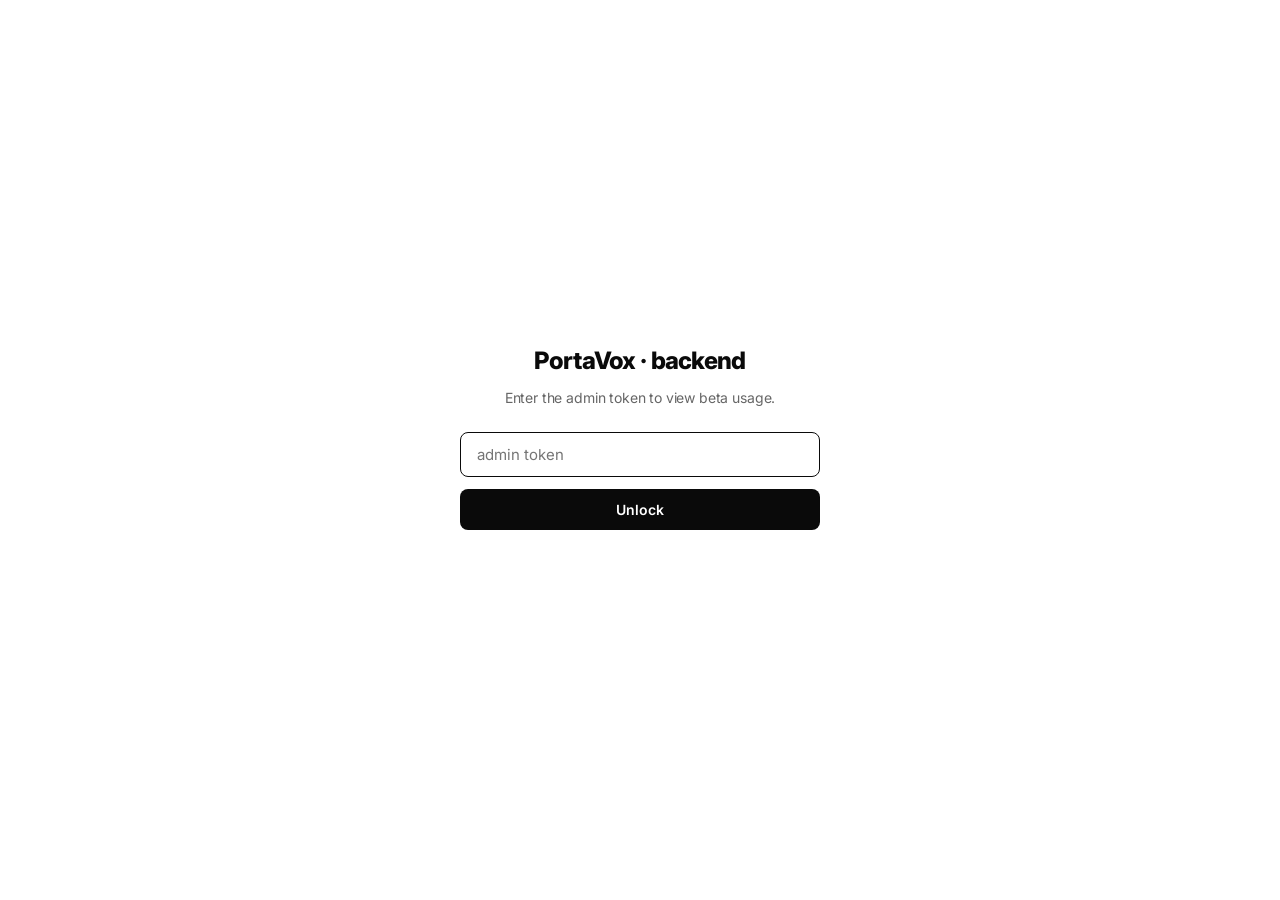
<file: backend/index.html>
<!doctype html>
<html lang="en">
<head>
  <meta charset="utf-8">
  <meta name="viewport" content="width=device-width,initial-scale=1">
  <meta name="robots" content="noindex,nofollow">
  <title>PortaVox · backend</title>
  <link rel="icon" href="data:image/svg+xml,%3Csvg xmlns='http://www.w3.org/2000/svg' viewBox='0 0 100 100'%3E%3Ctext x='50%25' y='54%25' dominant-baseline='middle' text-anchor='middle' font-size='80' font-family='-apple-system,sans-serif' font-weight='900' fill='black'%3EP%3C/text%3E%3C/svg%3E">
  <link rel="preconnect" href="https://fonts.googleapis.com">
  <link rel="preconnect" href="https://fonts.gstatic.com" crossorigin>
  <link href="https://fonts.googleapis.com/css2?family=Inter:wght@400;500;600;700;800&display=swap" rel="stylesheet">
  <style>
    :root {
      --bg: #ffffff;
      --fg: #0a0a0a;
      --fg-muted: #666;
      --border: #e8e8e8;
      --soft: #f6f6f6;
      --accent: #0a0a0a;
      --good: #16a34a;
      --warn: #d97706;
      --bad: #dc2626;
    }
    * { box-sizing: border-box; }
    html, body { margin: 0; padding: 0; }
    /* Force the HTML hidden attribute to win over .gate { display: flex }
       and any other display rules — same specificity tie otherwise. */
    [hidden] { display: none !important; }
    body {
      font-family: 'Inter', -apple-system, BlinkMacSystemFont, sans-serif;
      background: var(--bg);
      color: var(--fg);
      -webkit-font-smoothing: antialiased;
      letter-spacing: -0.01em;
      line-height: 1.5;
    }

    /* ── Password gate ─────────────────────────── */
    .gate {
      min-height: 100vh;
      display: flex;
      align-items: center;
      justify-content: center;
      padding: 24px;
    }
    .gate-card {
      max-width: 360px;
      width: 100%;
      text-align: center;
    }
    .gate-card h1 {
      font-size: 1.5rem;
      font-weight: 800;
      letter-spacing: -0.03em;
      margin: 0 0 8px;
    }
    .gate-card p {
      color: var(--fg-muted);
      font-size: 14px;
      margin: 0 0 24px;
    }
    .gate-input {
      width: 100%;
      padding: 12px 16px;
      border: 1px solid var(--border);
      border-radius: 8px;
      font-family: inherit;
      font-size: 15px;
      outline: none;
      transition: border 0.15s;
    }
    .gate-input:focus { border-color: var(--fg); }
    .gate-btn {
      width: 100%;
      margin-top: 12px;
      padding: 12px 16px;
      background: var(--fg);
      color: white;
      border: 0;
      border-radius: 8px;
      font-family: inherit;
      font-size: 14px;
      font-weight: 600;
      cursor: pointer;
    }
    .gate-error {
      color: var(--bad);
      font-size: 13px;
      margin-top: 12px;
      min-height: 1.2em;
    }
    .gate-debug {
      margin-top: 16px;
      padding: 10px 12px;
      background: var(--soft);
      border: 1px solid var(--border);
      border-radius: 6px;
      font-family: ui-monospace, SFMono-Regular, Menlo, monospace;
      font-size: 11px;
      color: #333;
      text-align: left;
      white-space: pre-wrap;
      word-break: break-all;
      max-height: 280px;
      overflow-y: auto;
    }
    .gate-debug:empty { display: none; }

    /* ── Dashboard ─────────────────────────────── */
    .dash {
      max-width: 1100px;
      margin: 0 auto;
      padding: 32px 24px 64px;
    }
    .dash-header {
      display: flex;
      justify-content: space-between;
      align-items: baseline;
      margin-bottom: 32px;
      flex-wrap: wrap;
      gap: 12px;
    }
    .dash-title {
      font-size: 22px;
      font-weight: 800;
      letter-spacing: -0.02em;
    }
    .dash-title .sub {
      color: var(--fg-muted);
      font-weight: 500;
    }
    .dash-meta {
      font-size: 12px;
      color: var(--fg-muted);
      display: flex;
      gap: 16px;
      align-items: center;
    }
    .refresh-btn {
      background: transparent;
      border: 1px solid var(--border);
      border-radius: 999px;
      padding: 6px 14px;
      font-family: inherit;
      font-size: 12px;
      font-weight: 600;
      cursor: pointer;
      color: inherit;
    }
    .refresh-btn:hover { background: var(--soft); }

    .section-title {
      font-size: 11px;
      text-transform: uppercase;
      letter-spacing: 0.08em;
      color: var(--fg-muted);
      font-weight: 700;
      margin: 32px 0 12px;
    }

    /* Funnel */
    .funnel {
      display: grid;
      grid-template-columns: repeat(auto-fit, minmax(160px, 1fr));
      gap: 12px;
    }
    .funnel-card {
      border: 1px solid var(--border);
      border-radius: 12px;
      padding: 16px 18px;
    }
    .funnel-card .label {
      font-size: 12px;
      color: var(--fg-muted);
      font-weight: 500;
    }
    .funnel-card .value {
      font-size: 28px;
      font-weight: 800;
      letter-spacing: -0.02em;
      margin-top: 4px;
    }
    .funnel-card .pct {
      font-size: 12px;
      color: var(--fg-muted);
      margin-top: 2px;
    }

    /* Daily chart row */
    .chart-row {
      display: grid;
      grid-template-columns: repeat(auto-fit, minmax(280px, 1fr));
      gap: 12px;
    }
    .chart-card {
      border: 1px solid var(--border);
      border-radius: 12px;
      padding: 16px 18px;
    }
    .chart-card .title {
      font-size: 13px;
      font-weight: 600;
      margin-bottom: 4px;
    }
    .chart-card .summary {
      font-size: 12px;
      color: var(--fg-muted);
      margin-bottom: 12px;
    }
    .chart-card svg {
      display: block;
      width: 100%;
      height: 80px;
    }

    /* Latency widget */
    .lat {
      border: 1px solid var(--border);
      border-radius: 12px;
      padding: 16px 18px;
    }
    .lat .row {
      display: flex;
      gap: 32px;
      align-items: baseline;
    }
    .lat .v {
      font-size: 28px;
      font-weight: 800;
      letter-spacing: -0.02em;
    }
    .lat .k {
      font-size: 12px;
      color: var(--fg-muted);
    }

    /* User table */
    table {
      width: 100%;
      border-collapse: collapse;
      font-size: 13px;
    }
    th, td {
      text-align: left;
      padding: 10px 8px;
      border-bottom: 1px solid var(--border);
    }
    th {
      font-weight: 600;
      color: var(--fg-muted);
      font-size: 11px;
      text-transform: uppercase;
      letter-spacing: 0.05em;
    }
    td.num { text-align: right; font-variant-numeric: tabular-nums; }
    th.num { text-align: right; }
    td.muted { color: var(--fg-muted); }
    .pill {
      display: inline-block;
      padding: 2px 8px;
      border-radius: 999px;
      font-size: 11px;
      font-weight: 600;
    }
    .pill.good { background: #dcfce7; color: var(--good); }
    .pill.warn { background: #fef3c7; color: var(--warn); }
    .pill.cold { background: var(--soft); color: var(--fg-muted); }

    .empty {
      color: var(--fg-muted);
      font-size: 14px;
      padding: 24px 0;
      text-align: center;
    }

    /* Loading state */
    .loading {
      color: var(--fg-muted);
      font-size: 14px;
      padding: 64px 0;
      text-align: center;
    }

    /* ── User detail view ───────────────────────────── */
    .back-link {
      display: inline-flex;
      align-items: center;
      gap: 4px;
      font-size: 13px;
      color: var(--fg-muted);
      text-decoration: none;
      margin-bottom: 16px;
    }
    .back-link:hover { color: var(--fg); }
    .user-header {
      border-bottom: 1px solid var(--border);
      padding-bottom: 24px;
      margin-bottom: 24px;
    }
    .user-header h1 {
      font-size: 24px;
      font-weight: 800;
      letter-spacing: -0.02em;
      margin: 0 0 6px;
    }
    .user-header .meta-row {
      display: flex;
      gap: 16px;
      flex-wrap: wrap;
      color: var(--fg-muted);
      font-size: 13px;
    }
    .stat-grid {
      display: grid;
      grid-template-columns: repeat(auto-fit, minmax(160px, 1fr));
      gap: 12px;
      margin-bottom: 32px;
    }
    .stat-card {
      border: 1px solid var(--border);
      border-radius: 12px;
      padding: 16px 18px;
    }
    .stat-card .label {
      font-size: 11px;
      text-transform: uppercase;
      letter-spacing: 0.08em;
      color: var(--fg-muted);
      font-weight: 700;
    }
    .stat-card .value {
      font-size: 24px;
      font-weight: 800;
      letter-spacing: -0.02em;
      margin-top: 4px;
      font-variant-numeric: tabular-nums;
    }
    .stat-card .sub {
      font-size: 12px;
      color: var(--fg-muted);
      margin-top: 2px;
    }
    .bar-chart-card {
      border: 1px solid var(--border);
      border-radius: 12px;
      padding: 16px 18px;
      margin-bottom: 12px;
    }
    .bar-chart-card .title {
      font-size: 13px;
      font-weight: 600;
      margin-bottom: 2px;
    }
    .bar-chart-card .summary {
      font-size: 12px;
      color: var(--fg-muted);
      margin-bottom: 12px;
    }
    .bar-chart-card svg {
      display: block;
      width: 100%;
      height: 120px;
    }
    .bar-chart-card .x-axis {
      display: flex;
      justify-content: space-between;
      font-size: 10px;
      color: var(--fg-muted);
      margin-top: 4px;
      font-variant-numeric: tabular-nums;
    }
    /* Clickable email in user table */
    .user-link {
      color: inherit;
      text-decoration: none;
      border-bottom: 1px dotted var(--border);
    }
    .user-link:hover { border-bottom-color: var(--fg); }

    @media (max-width: 600px) {
      .dash { padding: 20px 16px 48px; }
    }
  </style>
</head>
<body>
  <!-- Password gate -->
  <div id="gate" class="gate">
    <form class="gate-card" id="gate-form">
      <h1>PortaVox · backend</h1>
      <p>Enter the admin token to view beta usage.</p>
      <input
        type="password"
        class="gate-input"
        id="gate-input"
        placeholder="admin token"
        autocomplete="current-password"
        autofocus
        required
      >
      <button type="submit" class="gate-btn" id="gate-btn">Unlock</button>
      <div class="gate-error" id="gate-error"></div>
      <div class="gate-debug" id="gate-debug"></div>
    </form>
  </div>

  <!-- Dashboard -->
  <div id="dash" class="dash" hidden>
    <div class="dash-header">
      <div class="dash-title">PortaVox · <span class="sub">beta backend</span></div>
      <div class="dash-meta">
        <span id="dash-generated"></span>
        <button class="refresh-btn" id="refresh-btn">Refresh</button>
      </div>
    </div>

    <div id="dash-body">
      <div class="loading">Loading…</div>
    </div>
  </div>

  <script>
    const ENDPOINT = "https://sqcyyrmfvvfzsahnplbv.supabase.co/functions/v1/beta-stats";
    const STORAGE_KEY = "portavox.backend.token";

    const gateEl   = document.getElementById("gate");
    const gateForm = document.getElementById("gate-form");
    const gateInp  = document.getElementById("gate-input");
    const gateErr  = document.getElementById("gate-error");
    const gateDbg  = document.getElementById("gate-debug");
    const gateBtn  = document.getElementById("gate-btn");
    const dashEl   = document.getElementById("dash");
    const dashBody = document.getElementById("dash-body");
    const dashGen  = document.getElementById("dash-generated");

    function dbg(msg) {
      const t = new Date().toLocaleTimeString();
      gateDbg.textContent += `[${t}] ${msg}\n`;
      gateDbg.scrollTop = gateDbg.scrollHeight;
      try { console.log("[backend]", msg); } catch (_) {}
    }
    function dbgClear() { gateDbg.textContent = ""; }

    // Surface ANY uncaught error directly in the UI so we don't
    // need DevTools to know something went wrong.
    window.addEventListener("error", (e) => {
      dbg("window error: " + (e.message || e.error || "(unknown)"));
    });
    window.addEventListener("unhandledrejection", (e) => {
      dbg("unhandled promise: " + (e.reason?.message || e.reason || "(unknown)"));
    });

    async function fetchStats(token, userId) {
      const url = userId
        ? `${ENDPOINT}?user=${encodeURIComponent(userId)}`
        : ENDPOINT;
      dbg(`GET → ${url}`);
      dbg(`token length=${token.length}, first=${JSON.stringify(token.slice(0,2))}, last=${JSON.stringify(token.slice(-2))}`);
      let resp;
      try {
        resp = await fetch(url, {
          method: "GET",
          headers: { "x-beta-stats-token": token },
        });
      } catch (netErr) {
        dbg("fetch threw: " + netErr.message);
        throw new Error("Network error: " + netErr.message);
      }
      dbg(`response status=${resp.status}`);
      let bodyText = "";
      try { bodyText = await resp.clone().text(); } catch (_) {}
      dbg(`response body=${bodyText.slice(0, 200)}`);
      if (resp.status === 401) throw new Error("Invalid token (401).");
      if (!resp.ok) throw new Error("Server error (" + resp.status + ").");
      return resp.json();
    }

    function fmtDate(s) {
      if (!s) return "—";
      const d = new Date(s);
      return d.toLocaleDateString("en-CA"); // YYYY-MM-DD
    }
    function fmtDateTime(s) {
      if (!s) return "—";
      return new Date(s).toLocaleString();
    }
    function pct(n, d) {
      if (!d) return "—";
      return Math.round((n / d) * 100) + "%";
    }
    function fmtCost(micros) {
      const usd = (Number(micros) || 0) / 1_000_000;
      // < $0.01 still meaningful — show 4 decimals; otherwise 2.
      if (usd === 0) return "$0";
      if (usd < 0.01) return "$" + usd.toFixed(4);
      if (usd < 1)    return "$" + usd.toFixed(3);
      return "$" + usd.toFixed(2);
    }
    function fmtTokens(n) {
      n = Number(n) || 0;
      if (n < 1000)      return String(n);
      if (n < 1_000_000) return (n / 1000).toFixed(n < 10_000 ? 1 : 0) + "K";
      return (n / 1_000_000).toFixed(2) + "M";
    }
    // Fill in zero rows for any of the last 30 days that aren't in `rows`.
    // Returns an array of length 30, oldest first. Each entry is the
    // original row for that date or a zeroed placeholder.
    function zeroFillLast30(rows) {
      const byDate = new Map(rows.map(r => [r.date, r]));
      const out = [];
      const today = new Date();
      today.setUTCHours(0, 0, 0, 0);
      for (let i = 29; i >= 0; i--) {
        const d = new Date(today);
        d.setUTCDate(d.getUTCDate() - i);
        const iso = d.toISOString().slice(0, 10);
        out.push(byDate.get(iso) ?? {
          date: iso,
          sessions: 0, ai_calls: 0, pastes: 0,
          tokens_in_sum: 0, tokens_out_sum: 0, cost_micros_sum: 0,
          avg_latency_ms: null,
        });
      }
      return out;
    }

    function renderFunnel(f) {
      const cards = [
        { label: "signups",         value: f.signups,        of: null },
        { label: "first AI call",   value: f.first_ai_call,  of: f.signups },
        { label: "first paste",     value: f.first_paste,    of: f.signups },
        { label: "E2EE activated",  value: f.e2ee_activated, of: f.signups },
      ];
      return `
        <div class="section-title">Funnel</div>
        <div class="funnel">
          ${cards.map(c => `
            <div class="funnel-card">
              <div class="label">${c.label}</div>
              <div class="value">${c.value}</div>
              ${c.of !== null ? `<div class="pct">${pct(c.value, c.of)} of signups</div>` : ""}
            </div>
          `).join("")}
        </div>
      `;
    }

    // Vertical bar chart, sized to fill its parent. Each bar is one
    // day (left = oldest). `values` is numeric, `labels` is per-bar
    // tooltip text (passed via <title>). `color` is the fill.
    function barChart(values, labels, color) {
      const w = 100;
      const h = 100;
      if (!values.length) {
        return `<svg viewBox="0 0 ${w} ${h}" preserveAspectRatio="none"></svg>`;
      }
      const max = Math.max(...values, 1);
      const slot = w / values.length;
      const gap = Math.min(0.6, slot * 0.18);
      const barW = Math.max(0.5, slot - gap);
      const bars = values.map((v, i) => {
        const x = i * slot + gap / 2;
        const barH = (v / max) * h;
        const y = h - barH;
        const lbl = (labels && labels[i]) || "";
        return `<rect x="${x.toFixed(2)}" y="${y.toFixed(2)}" width="${barW.toFixed(2)}" height="${barH.toFixed(2)}" fill="${color}"><title>${lbl}</title></rect>`;
      }).join("");
      return `<svg viewBox="0 0 ${w} ${h}" preserveAspectRatio="none">${bars}</svg>`;
    }

    function sparkline(values, color) {
      if (!values.length) {
        return `<svg viewBox="0 0 100 30" preserveAspectRatio="none"></svg>`;
      }
      const max = Math.max(...values, 1);
      const w = 100;
      const h = 30;
      const step = values.length > 1 ? w / (values.length - 1) : 0;
      const pts = values.map((v, i) => {
        const x = i * step;
        const y = h - (v / max) * h;
        return `${x.toFixed(2)},${y.toFixed(2)}`;
      }).join(" ");
      const last = values[values.length - 1];
      const lastX = (values.length - 1) * step;
      const lastY = h - (last / max) * h;
      return `
        <svg viewBox="0 0 ${w} ${h}" preserveAspectRatio="none">
          <polyline points="${pts}" fill="none" stroke="${color}" stroke-width="1.5" vector-effect="non-scaling-stroke"/>
          <circle cx="${lastX}" cy="${lastY}" r="1.5" fill="${color}"/>
        </svg>
      `;
    }

    function renderDaily(daily) {
      const dau   = daily.map(d => d.dau);
      const calls = daily.map(d => d.ai_calls);
      const paste = daily.map(d => d.pastes);
      const cost  = daily.map(d => Number(d.cost_micros) || 0);
      const sum = a => a.reduce((s, x) => s + x, 0);
      const totalCostMicros = sum(cost);
      const todayCostMicros = cost.length ? cost[cost.length - 1] : 0;
      return `
        <div class="section-title">Last 30 days</div>
        <div class="chart-row">
          <div class="chart-card">
            <div class="title">DAU</div>
            <div class="summary">${dau.length ? Math.max(...dau) : 0} peak · ${dau.length ? dau[dau.length - 1] : 0} today</div>
            ${sparkline(dau, "#0a0a0a")}
          </div>
          <div class="chart-card">
            <div class="title">AI calls</div>
            <div class="summary">${sum(calls)} total · ${calls.length ? calls[calls.length - 1] : 0} today</div>
            ${sparkline(calls, "#0a0a0a")}
          </div>
          <div class="chart-card">
            <div class="title">Pastes</div>
            <div class="summary">${sum(paste)} total · ${paste.length ? paste[paste.length - 1] : 0} today</div>
            ${sparkline(paste, "#16a34a")}
          </div>
          <div class="chart-card">
            <div class="title">Cost</div>
            <div class="summary">${fmtCost(totalCostMicros)} total · ${fmtCost(todayCostMicros)} today</div>
            ${sparkline(cost, "#d97706")}
          </div>
        </div>
      `;
    }

    function renderCostTotals(c) {
      if (!c) return "";
      return `
        <div class="section-title">Cost</div>
        <div class="funnel">
          <div class="funnel-card">
            <div class="label">all-time</div>
            <div class="value">${fmtCost(c.total_micros)}</div>
          </div>
          <div class="funnel-card">
            <div class="label">last 30 days</div>
            <div class="value">${fmtCost(c.last30_micros)}</div>
          </div>
          <div class="funnel-card">
            <div class="label">last 7 days</div>
            <div class="value">${fmtCost(c.last7_micros)}</div>
          </div>
        </div>
      `;
    }

    function renderLatency(lat) {
      return `
        <div class="section-title">Latency · last 7 days</div>
        <div class="lat">
          <div class="row">
            <div>
              <div class="v">${lat.avg_ms !== null ? lat.avg_ms + " ms" : "—"}</div>
              <div class="k">avg router latency</div>
            </div>
            <div>
              <div class="v">${lat.samples}</div>
              <div class="k">samples</div>
            </div>
          </div>
        </div>
      `;
    }

    function activityPill(last_active) {
      if (!last_active) return `<span class="pill cold">never</span>`;
      const days = Math.floor((Date.now() - new Date(last_active).getTime()) / 86400000);
      if (days <= 1) return `<span class="pill good">today/yest</span>`;
      if (days <= 7) return `<span class="pill warn">${days}d ago</span>`;
      return `<span class="pill cold">${days}d ago</span>`;
    }

    function renderUsers(users) {
      if (!users.length) {
        return `<div class="section-title">Users</div><div class="empty">No signups yet.</div>`;
      }
      return `
        <div class="section-title">Users · sorted by last active</div>
        <table>
          <thead>
            <tr>
              <th>Email</th>
              <th>Signup</th>
              <th>Activity</th>
              <th class="num">7d calls</th>
              <th class="num">7d cost</th>
              <th class="num">Total calls</th>
              <th class="num">Total cost</th>
              <th>E2EE</th>
            </tr>
          </thead>
          <tbody>
            ${users.map(u => {
              const label = u.email ?? `${u.user_id.slice(0, 8)}…`;
              const href = `#user=${u.user_id}`;
              return `
              <tr>
                <td><a class="user-link" href="${href}">${label}</a></td>
                <td class="muted">${fmtDate(u.signup_at)}</td>
                <td>${activityPill(u.last_active)}</td>
                <td class="num">${u.last7_calls}</td>
                <td class="num">${fmtCost(u.last7_cost_micros)}</td>
                <td class="num muted">${u.total_calls}</td>
                <td class="num muted">${fmtCost(u.total_cost_micros)}</td>
                <td>${u.e2ee_activated_at ? `<span class="pill good">on</span>` : `<span class="pill cold">—</span>`}</td>
              </tr>
              `;
            }).join("")}
          </tbody>
        </table>
      `;
    }

    // ── User detail view ───────────────────────────────────────────────

    function renderUserDetail(detail) {
      const p = detail.profile;
      if (!p) {
        return `
          <a class="back-link" href="#">← back to overview</a>
          <div class="empty">User not found in beta_user_meta.</div>
        `;
      }
      const t = detail.totals || {};
      const filled = zeroFillLast30(detail.daily || []);
      const callsArr   = filled.map(d => d.ai_calls || 0);
      const costArr    = filled.map(d => Number(d.cost_micros_sum) || 0);
      const latencyArr = filled.map(d => d.avg_latency_ms || 0);
      const labels     = filled.map(d => d.date);
      const dayLabel = (i) => filled[i] ? filled[i].date.slice(5) : "";
      return `
        <a class="back-link" href="#">← back to overview</a>
        <div class="user-header">
          <h1>${p.email ?? p.user_id}</h1>
          <div class="meta-row">
            <span>signed up ${fmtDateTime(p.signup_at)}</span>
            <span>last active ${t.last_active ? fmtDate(t.last_active) : "never"}</span>
            <span>${p.e2ee_activated_at ? "E2EE: on" : "E2EE: off"}</span>
          </div>
        </div>

        <div class="section-title">Totals</div>
        <div class="stat-grid">
          <div class="stat-card">
            <div class="label">total cost</div>
            <div class="value">${fmtCost(t.total_cost_micros)}</div>
          </div>
          <div class="stat-card">
            <div class="label">7d cost</div>
            <div class="value">${fmtCost(t.last7_cost_micros)}</div>
          </div>
          <div class="stat-card">
            <div class="label">avg cost / AI call</div>
            <div class="value">${t.total_calls ? fmtCost(Math.round(Number(t.total_cost_micros) / t.total_calls)) : "—"}</div>
          </div>
          <div class="stat-card">
            <div class="label">tokens in · out</div>
            <div class="value">${fmtTokens(t.total_tokens_in)} · ${fmtTokens(t.total_tokens_out)}</div>
          </div>
          <div class="stat-card">
            <div class="label">total AI calls</div>
            <div class="value">${t.total_calls || 0}</div>
            <div class="sub">${t.last7_calls || 0} in last 7d</div>
          </div>
          <div class="stat-card">
            <div class="label">total pastes</div>
            <div class="value">${t.total_pastes || 0}</div>
          </div>
          <div class="stat-card">
            <div class="label">total sessions</div>
            <div class="value">${t.total_sessions || 0}</div>
          </div>
          <div class="stat-card">
            <div class="label">avg latency</div>
            <div class="value">${t.avg_latency_ms !== null && t.avg_latency_ms !== undefined ? t.avg_latency_ms + " ms" : "—"}</div>
            <div class="sub">${t.latency_samples || 0} samples</div>
          </div>
        </div>

        <div class="section-title">Last 30 days</div>
        <div class="bar-chart-card">
          <div class="title">AI calls per day</div>
          <div class="summary">${callsArr.reduce((a,b)=>a+b,0)} total · peak ${Math.max(...callsArr, 0)}</div>
          ${barChart(callsArr, labels.map((d,i) => `${d}: ${callsArr[i]} calls`), "#0a0a0a")}
          <div class="x-axis"><span>${dayLabel(0)}</span><span>${dayLabel(14)}</span><span>${dayLabel(29)}</span></div>
        </div>
        <div class="bar-chart-card">
          <div class="title">Cost per day</div>
          <div class="summary">${fmtCost(costArr.reduce((a,b)=>a+b,0))} total · peak ${fmtCost(Math.max(...costArr, 0))}</div>
          ${barChart(costArr, labels.map((d,i) => `${d}: ${fmtCost(costArr[i])}`), "#d97706")}
          <div class="x-axis"><span>${dayLabel(0)}</span><span>${dayLabel(14)}</span><span>${dayLabel(29)}</span></div>
        </div>
        <div class="bar-chart-card">
          <div class="title">Avg latency per day (ms)</div>
          <div class="summary">${t.avg_latency_ms !== null && t.avg_latency_ms !== undefined ? "overall avg " + t.avg_latency_ms + " ms" : "no samples"}</div>
          ${barChart(latencyArr, labels.map((d,i) => `${d}: ${latencyArr[i] || "—"} ms`), "#16a34a")}
          <div class="x-axis"><span>${dayLabel(0)}</span><span>${dayLabel(14)}</span><span>${dayLabel(29)}</span></div>
        </div>
      `;
    }

    function renderOverview(stats) {
      dashGen.textContent = "Generated " + fmtDateTime(stats.generated_at);
      dashBody.innerHTML = [
        renderFunnel(stats.funnel),
        renderCostTotals(stats.cost_totals),
        renderDaily(stats.daily),
        renderLatency(stats.latency_7d),
        renderUsers(stats.per_user),
      ].join("");
    }

    function renderDetail(detail) {
      dashGen.textContent = "Generated " + fmtDateTime(detail.generated_at);
      dashBody.innerHTML = renderUserDetail(detail);
    }

    // Hash-based route: empty / "#" → overview, "#user=<uuid>" → detail.
    function currentRoute() {
      const h = (location.hash || "").replace(/^#/, "");
      const m = h.match(/^user=([0-9a-f-]{36})$/i);
      return m ? { kind: "detail", userId: m[1] } : { kind: "overview" };
    }

    async function loadDashboard(token) {
      gateEl.hidden = true;
      dashEl.hidden = false;
      dashBody.innerHTML = `<div class="loading">Loading…</div>`;
      const route = currentRoute();
      try {
        if (route.kind === "detail") {
          const detail = await fetchStats(token, route.userId);
          renderDetail(detail);
        } else {
          const stats = await fetchStats(token);
          renderOverview(stats);
        }
        window.scrollTo(0, 0);
      } catch (e) {
        if (/^Invalid token/.test(e.message)) {
          sessionStorage.removeItem(STORAGE_KEY);
          showGate("Token rejected. Try again.");
        } else {
          dashBody.innerHTML = `<div class="empty">Failed to load: ${e.message}</div>`;
        }
      }
    }

    window.addEventListener("hashchange", () => {
      const token = sessionStorage.getItem(STORAGE_KEY);
      if (token) loadDashboard(token);
    });

    function showGate(errMsg) {
      gateEl.hidden = false;
      dashEl.hidden = true;
      gateErr.textContent = errMsg || "";
      gateInp.value = "";
      setTimeout(() => gateInp.focus(), 0);
    }

    async function attemptLogin(rawToken) {
      gateErr.textContent = "";
      dbgClear();
      const token = (rawToken ?? "").trim();
      dbg(`submit fired (raw length=${(rawToken ?? "").length}, trimmed length=${token.length})`);
      if (!token) {
        dbg("empty token — nothing to send");
        gateErr.textContent = "Type the admin token first.";
        return;
      }
      try {
        await fetchStats(token); // probe
        dbg("probe OK — caching token + loading dashboard");
        sessionStorage.setItem(STORAGE_KEY, token);
        await loadDashboard(token);
      } catch (err) {
        dbg("login failed: " + err.message);
        gateErr.textContent = err.message;
      }
    }

    gateForm.addEventListener("submit", (e) => {
      e.preventDefault();
      attemptLogin(gateInp.value);
    });
    // Defensive: also bind the click directly in case the form's
    // submit event isn't firing for whatever reason.
    gateBtn.addEventListener("click", (e) => {
      if (e.defaultPrevented) return; // already handled by submit
      e.preventDefault();
      attemptLogin(gateInp.value);
    });

    document.getElementById("refresh-btn").addEventListener("click", () => {
      const token = sessionStorage.getItem(STORAGE_KEY);
      if (token) loadDashboard(token);
    });

    const cached = sessionStorage.getItem(STORAGE_KEY);
    if (cached) {
      loadDashboard(cached);
    }
  </script>
</body>
</html>
</file>
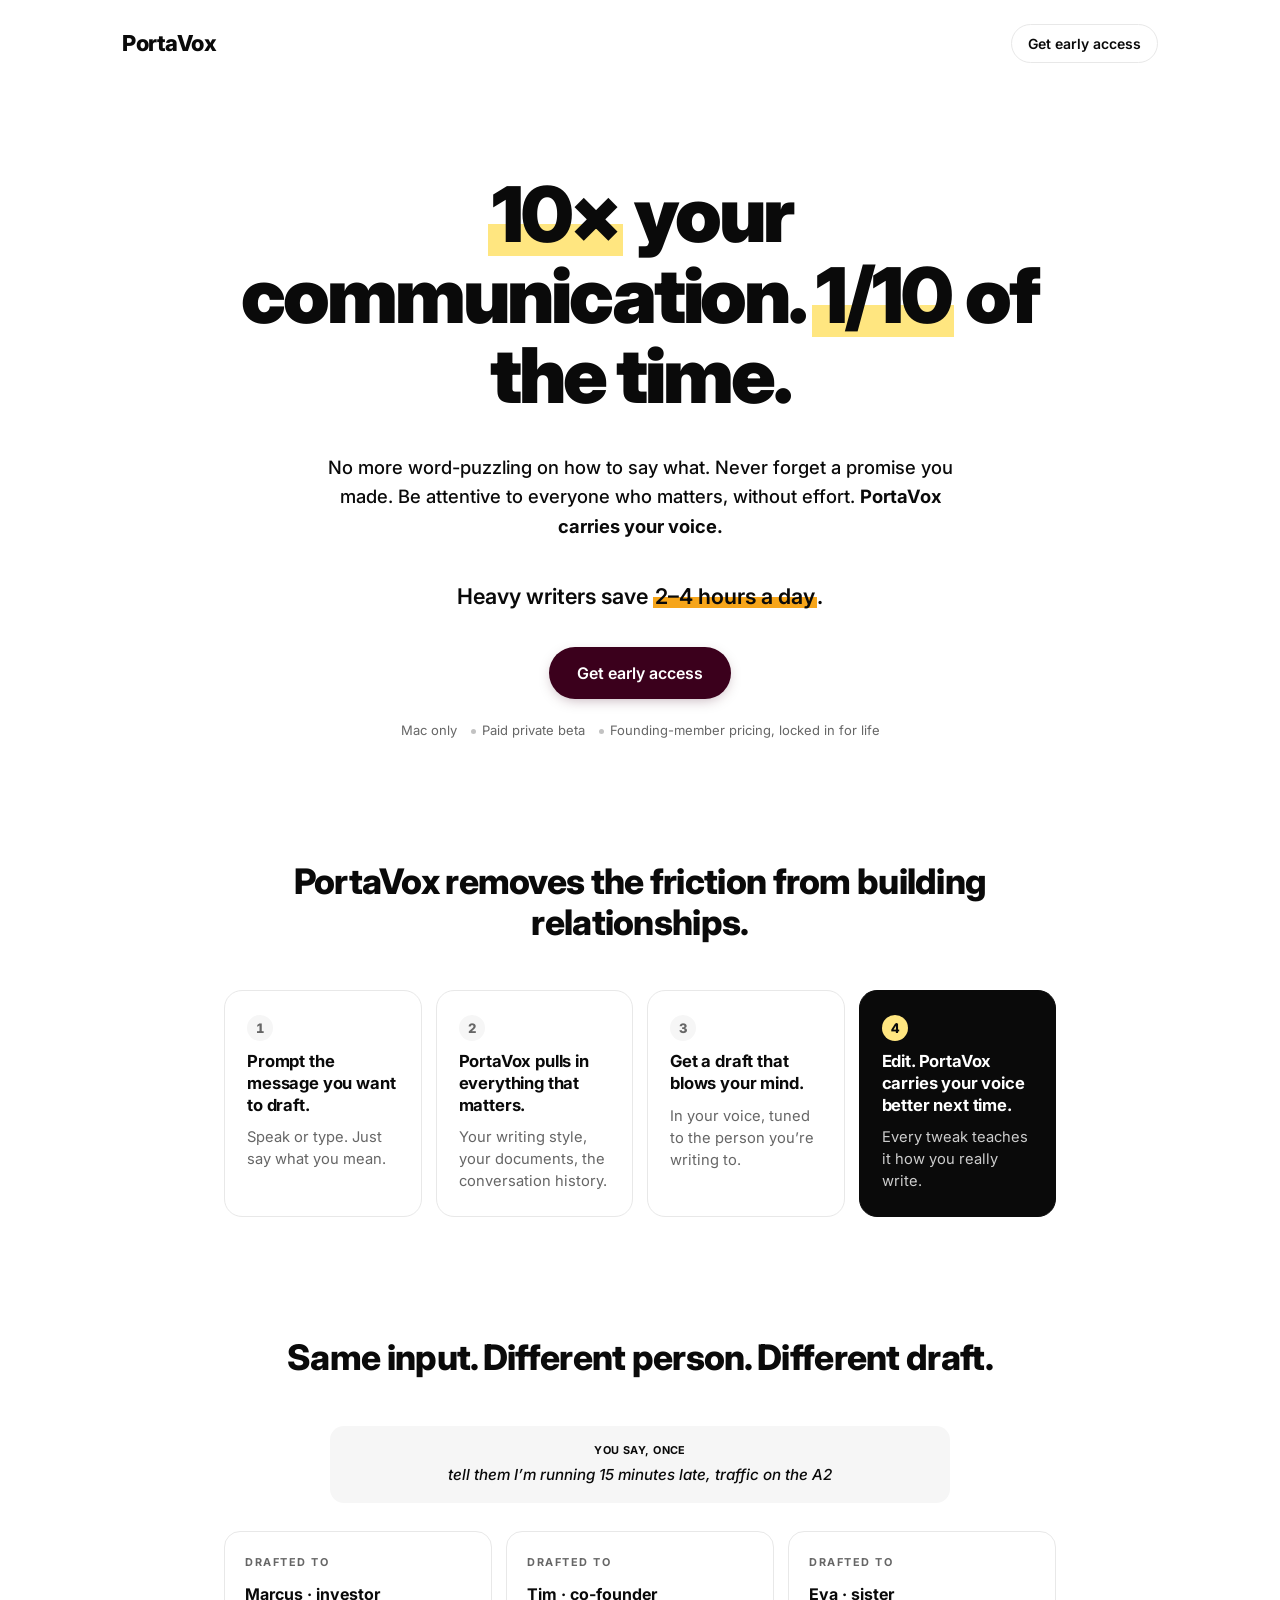
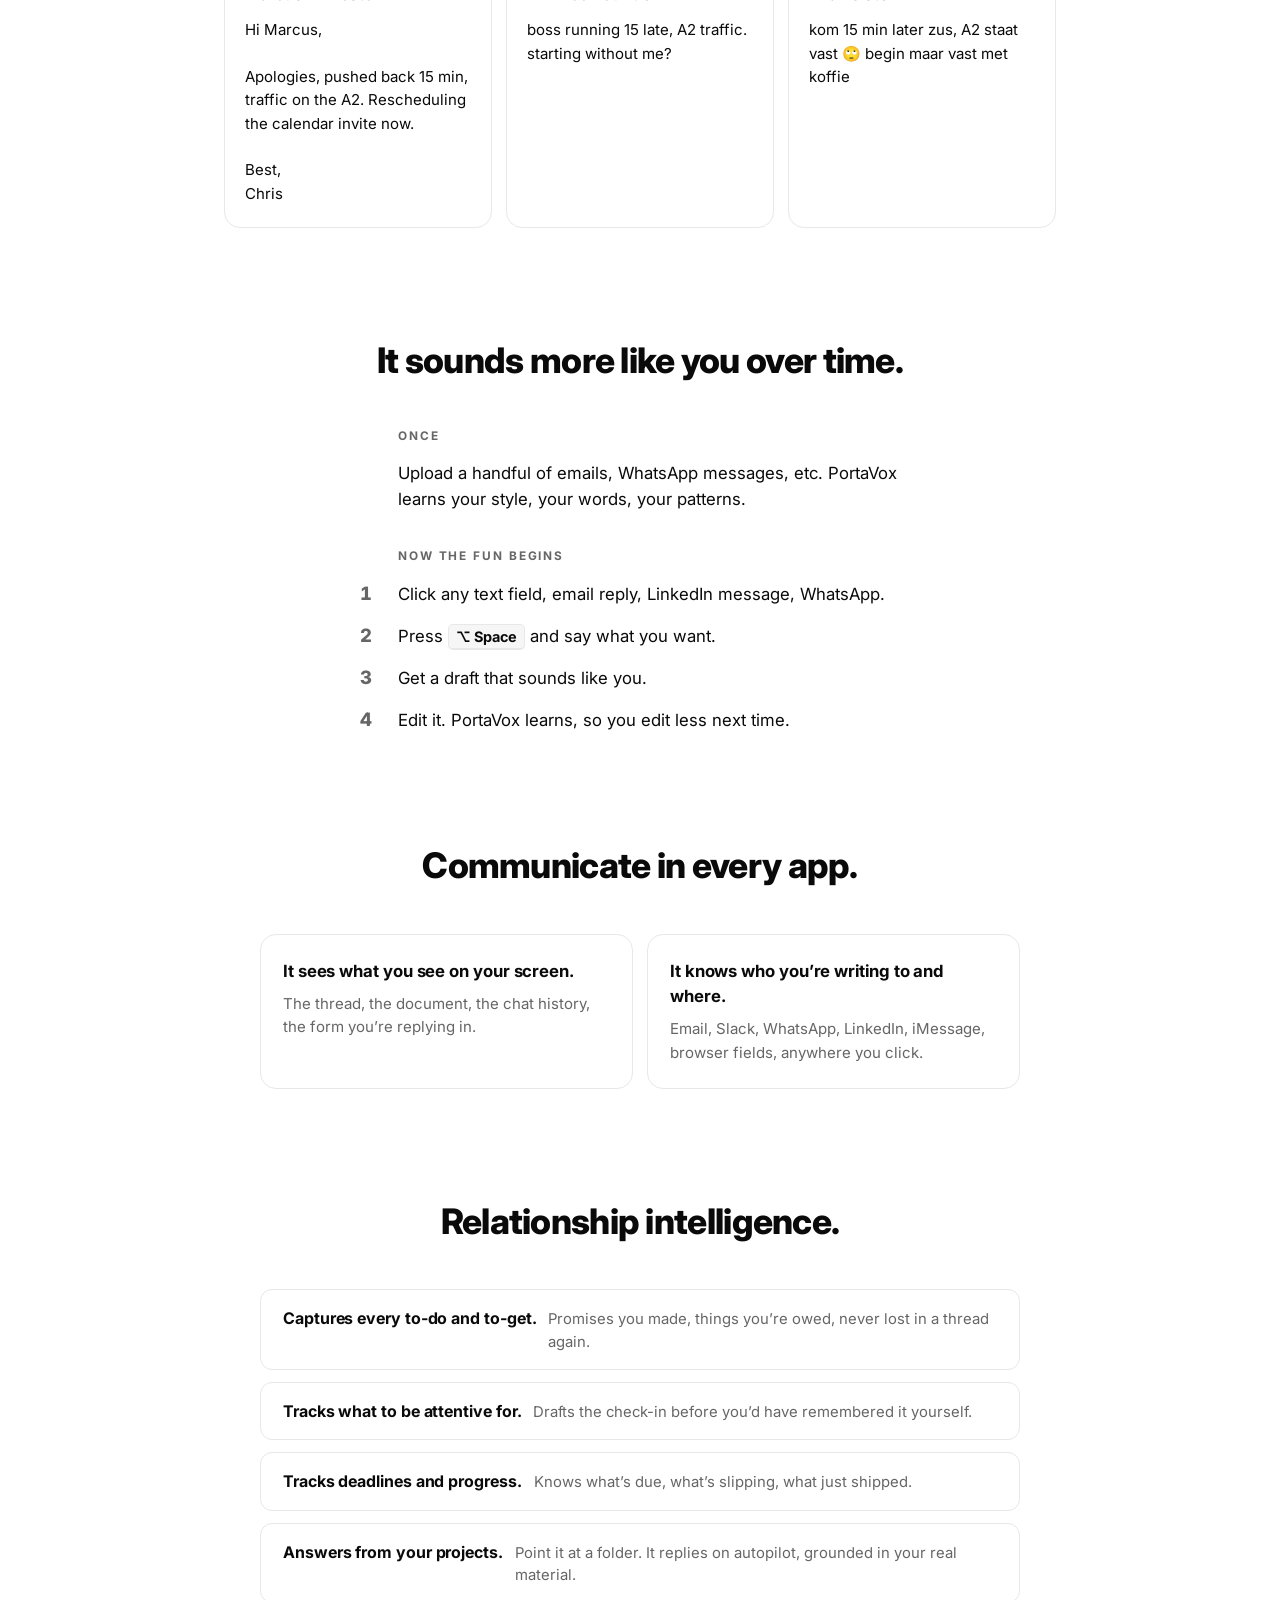
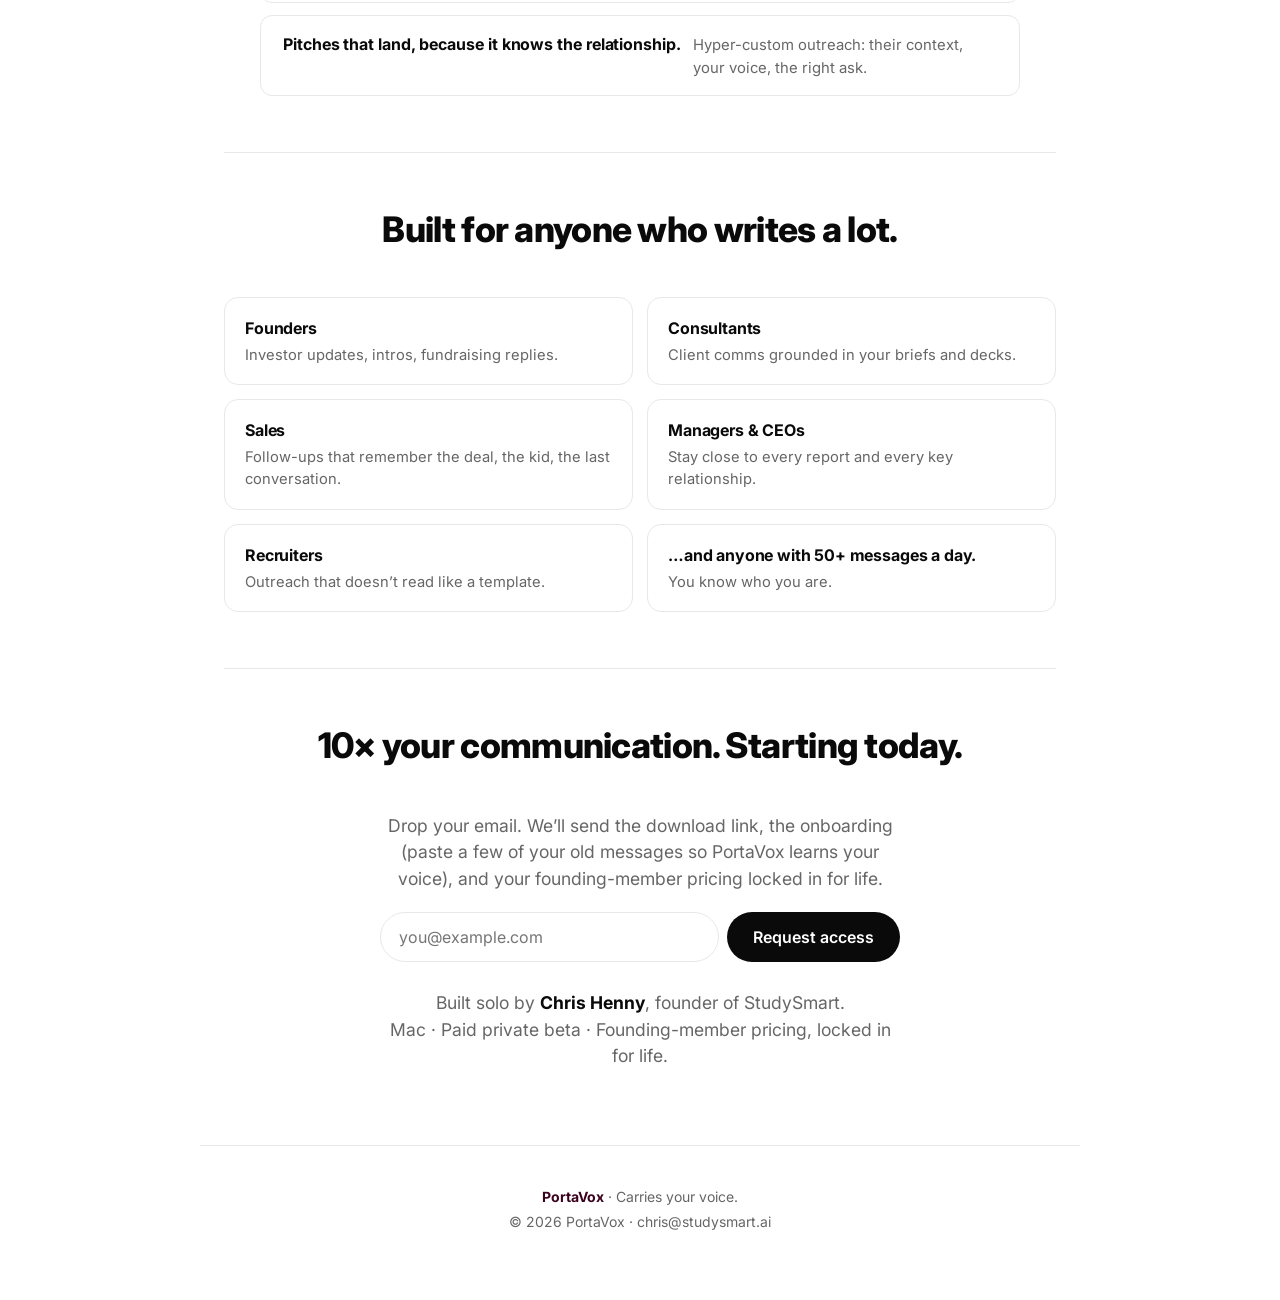
<file: download3/index.html>
<!doctype html>
<html lang="en">
<head>
  <meta charset="utf-8">
  <meta name="viewport" content="width=device-width,initial-scale=1">
  <title>PortaVox &middot; 10&times; your communication, 1/10 of the time</title>
  <meta name="description" content="No more word-puzzling. No forgotten promises. Attentive to everyone who matters, without effort. PortaVox carries your voice.">
  <meta name="robots" content="noindex,nofollow">
  <link rel="icon" href="data:image/svg+xml,%3Csvg xmlns='http://www.w3.org/2000/svg' viewBox='0 0 100 100'%3E%3Ctext x='50%25' y='54%25' dominant-baseline='middle' text-anchor='middle' font-size='80' font-family='-apple-system,sans-serif' font-weight='900'%3EP%3C/text%3E%3C/svg%3E">
  <link rel="preconnect" href="https://fonts.googleapis.com">
  <link rel="preconnect" href="https://fonts.gstatic.com" crossorigin>
  <link href="https://fonts.googleapis.com/css2?family=Inter:wght@400;500;600;700;800;900&display=swap" rel="stylesheet">
  <link rel="stylesheet" href="/styles.css">
  <style>
    /* ── Hero ─────────────────────────────────────────────── */
    .hero-10x {
      text-align: center;
      padding: 88px 0 64px;
    }
    .hero-10x h1 {
      font-size: clamp(2.4rem, 6.4vw, 4.8rem);
      font-weight: 900;
      line-height: 1.05;
      letter-spacing: -0.04em;
      margin: 0 auto 36px;
      max-width: 980px;
    }
    .hero-10x h1 mark {
      background: linear-gradient(180deg, transparent 0 60%, #ffe680 60% 95%, transparent 95%);
      color: inherit;
      padding: 0 4px;
    }
    .hero-promises {
      max-width: 660px;
      margin: 0 auto 40px;
      font-size: 1.15rem;
      font-weight: 500;
      line-height: 1.6;
      color: var(--fg);
    }
    .hero-promises strong { font-weight: 700; }
    .hero-10x .tagline { margin-top: 0; margin-bottom: 28px; }

    /* ── 4-step flow row (no arrows, just numbered cards) ──── */
    .flow-4 {
      display: grid;
      grid-template-columns: repeat(4, 1fr);
      gap: 14px;
      max-width: 1040px;
      margin: 0 auto;
      list-style: none;
      padding: 0;
    }
    .flow-step {
      padding: 24px 22px;
      border: 1px solid var(--border);
      border-radius: 18px;
      background: #fff;
      display: flex;
      flex-direction: column;
      gap: 10px;
    }
    .flow-step.final {
      background: #0a0a0a;
      color: #fff;
      border-color: #0a0a0a;
    }
    .flow-num {
      width: 26px;
      height: 26px;
      border-radius: 50%;
      background: var(--soft);
      color: var(--fg-muted);
      font-weight: 800;
      font-size: 0.82rem;
      display: flex;
      align-items: center;
      justify-content: center;
      font-variant-numeric: tabular-nums;
    }
    .flow-step.final .flow-num { background: #ffe680; color: #0a0a0a; }
    .flow-what {
      font-size: 1.04rem;
      font-weight: 700;
      margin: 0;
      letter-spacing: -0.01em;
      line-height: 1.3;
    }
    .flow-detail {
      font-size: 0.92rem;
      color: var(--fg-muted);
      margin: 0;
      line-height: 1.5;
    }
    .flow-step.final .flow-detail { color: #ccc; }

    /* ── Same input demo (the BOOM proof) ─────────────────── */
    .demo-section { padding: 64px 0 56px; }
    .demo-prompt {
      max-width: 620px;
      margin: 0 auto 28px;
      padding: 16px 22px;
      background: var(--soft);
      border-radius: 14px;
      text-align: center;
      font-size: 0.95rem;
      color: var(--fg-muted);
      line-height: 1.5;
    }
    .demo-prompt em { color: var(--fg); font-style: italic; font-weight: 500; }
    .demo-prompt .who {
      font-weight: 700;
      color: var(--fg);
      letter-spacing: 0.04em;
      text-transform: uppercase;
      font-size: 0.68rem;
      display: block;
      margin-bottom: 6px;
    }
    .three-up {
      display: grid;
      grid-template-columns: repeat(3, 1fr);
      gap: 14px;
      max-width: 920px;
      margin: 0 auto;
    }
    .three-up-card {
      border: 1px solid var(--border);
      border-radius: 16px;
      padding: 22px 20px;
      display: flex;
      flex-direction: column;
      gap: 12px;
      background: #fff;
    }
    .three-up-to {
      font-size: 0.68rem;
      font-weight: 700;
      letter-spacing: 0.14em;
      text-transform: uppercase;
      color: var(--fg-muted);
      margin: 0;
    }
    .three-up-relation { font-size: 1rem; font-weight: 700; margin: 0; }
    .three-up-quote {
      font-size: 0.94rem;
      line-height: 1.55;
      margin: 0;
      white-space: pre-line;
      flex: 1;
    }

    /* ── Two-up reach grid (every app) ────────────────────── */
    .two-up {
      display: grid;
      grid-template-columns: repeat(2, 1fr);
      gap: 14px;
      max-width: 760px;
      margin: 0 auto;
    }
    .two-up-card {
      padding: 24px 22px;
      border: 1px solid var(--border);
      border-radius: 16px;
      background: #fff;
      display: flex;
      flex-direction: column;
      gap: 8px;
    }
    .two-up-card strong {
      font-size: 1.05rem;
      font-weight: 700;
      letter-spacing: -0.005em;
    }
    .two-up-card span {
      color: var(--fg-muted);
      font-size: 0.94rem;
      line-height: 1.55;
    }

    /* ── Once + Every time blocks (learns over time) ──────── */
    .learn-blocks { max-width: 560px; margin: 0 auto; }
    .learn-block + .learn-block { margin-top: 36px; }
    .learn-label {
      font-size: 0.74rem;
      font-weight: 700;
      letter-spacing: 0.16em;
      text-transform: uppercase;
      color: var(--fg-muted);
      margin: 0 0 14px;
      padding-left: calc(1.5rem + 14px);
    }
    .learn-once {
      font-size: 1.05rem;
      line-height: 1.55;
      margin: 0;
      padding-left: calc(1.5rem + 14px);
      color: var(--fg);
    }
    .learn-steps {
      list-style: none;
      padding: 0;
      margin: 0;
      display: grid;
      gap: 14px;
      font-size: 1.05rem;
    }
    .learn-steps li {
      display: flex;
      align-items: baseline;
      gap: 14px;
      line-height: 1.5;
    }
    .learn-steps .num {
      font-weight: 800;
      font-size: 1.15rem;
      color: var(--fg-muted);
      font-variant-numeric: tabular-nums;
      min-width: 1.5rem;
    }
    .learn-steps .key {
      display: inline-block;
      padding: 1px 7px;
      border: 1px solid var(--border);
      border-bottom-width: 2px;
      border-radius: 5px;
      background: var(--soft);
      font-size: 0.86em;
      font-weight: 700;
    }

    /* ── Compact RI list (one-line items, no body bloat) ──── */
    .ri-list {
      list-style: none;
      padding: 0;
      margin: 0 auto;
      max-width: 760px;
      display: flex;
      flex-direction: column;
      gap: 12px;
    }
    .ri-list li {
      padding: 16px 22px;
      border: 1px solid var(--border);
      border-radius: 12px;
      background: #fff;
      position: relative;
      display: flex;
      align-items: baseline;
      gap: 12px;
      flex-wrap: wrap;
    }
    .ri-list strong {
      font-size: 1rem;
      font-weight: 700;
      letter-spacing: -0.005em;
      color: var(--fg);
    }
    .ri-list .ri-detail {
      font-size: 0.93rem;
      color: var(--fg-muted);
      line-height: 1.5;
      flex: 1;
    }
    .ri-list .soon {
      font-size: 0.58rem;
      font-weight: 800;
      letter-spacing: 0.16em;
      text-transform: uppercase;
      color: #8a6800;
      background: rgba(255, 230, 128, 0.5);
      border-radius: 999px;
      padding: 3px 9px;
      line-height: 1;
    }

    /* ── Mobile ───────────────────────────────────────────── */
    @media (max-width: 800px) {
      .flow-4 { grid-template-columns: 1fr; gap: 10px; }
    }
    @media (max-width: 720px) {
      .three-up { grid-template-columns: 1fr; }
      .two-up { grid-template-columns: 1fr; }
    }
    @media (max-width: 600px) {
      .hero-10x { padding: 52px 0 44px; }
      .hero-10x h1 {
        font-size: clamp(2rem, 9.4vw, 2.9rem);
        line-height: 1.04;
        margin-bottom: 28px;
      }
      .hero-promises {
        font-size: 1.02rem;
        margin-bottom: 30px;
      }
      .demo-section { padding: 44px 0 40px; }
      .demo-prompt { padding: 14px 18px; font-size: 0.92rem; }
      .three-up-card { padding: 20px 18px; }
      .ri-list li {
        padding: 14px 18px;
        flex-direction: column;
        align-items: flex-start;
        gap: 4px;
      }
      .ri-list .ri-detail { font-size: 0.9rem; }
      .learn-label,
      .learn-once { padding-left: 0; }
    }
  </style>
</head>
<body data-page-source="portavox.ai/download3">
  <nav>
    <a class="logo" href="/download3">PortaVox</a>
    <a class="nav-cta" href="#beta">Get early access</a>
  </nav>

  <main>

    <!-- HERO -->
    <section class="hero-10x">
      <h1><mark>10&times;</mark> your communication. <mark>1/10</mark> of the time.</h1>
      <p class="hero-promises">No more word-puzzling on how to say what. Never forget a promise you made. Be attentive to everyone who matters, without effort. <strong>PortaVox carries your voice.</strong></p>
      <p class="tagline">Heavy writers save <mark>2&ndash;4 hours a day</mark>.</p>
      <div class="cta">
        <a class="btn primary" href="#beta">Get early access</a>
      </div>
      <div class="cta-meta">
        <span class="cta-meta-item">Mac only</span>
        <span class="cta-meta-item">Paid private beta</span>
        <span class="cta-meta-item">Founding-member pricing, locked in for life</span>
      </div>
    </section>

    <!-- WHAT IT DOES: 4-step flow -->
    <section>
      <h2>PortaVox removes the friction from building relationships.</h2>
      <ol class="flow-4">
        <li class="flow-step">
          <span class="flow-num">1</span>
          <p class="flow-what">Prompt the message you want to draft.</p>
          <p class="flow-detail">Speak or type. Just say what you mean.</p>
        </li>
        <li class="flow-step">
          <span class="flow-num">2</span>
          <p class="flow-what">PortaVox pulls in everything that matters.</p>
          <p class="flow-detail">Your writing style, your documents, the conversation history.</p>
        </li>
        <li class="flow-step">
          <span class="flow-num">3</span>
          <p class="flow-what">Get a draft that blows your mind.</p>
          <p class="flow-detail">In your voice, tuned to the person you&rsquo;re writing to.</p>
        </li>
        <li class="flow-step final">
          <span class="flow-num">4</span>
          <p class="flow-what">Edit. PortaVox carries your voice better next time.</p>
          <p class="flow-detail">Every tweak teaches it how you really write.</p>
        </li>
      </ol>
    </section>

    <!-- THE BOOM PROOF: same input, different person, different draft -->
    <section class="demo-section">
      <h2>Same input. Different person. Different draft.</h2>
      <p class="demo-prompt">
        <span class="who">You say, once</span>
        <em>tell them I&rsquo;m running 15 minutes late, traffic on the A2</em>
      </p>
      <div class="three-up">
        <article class="three-up-card">
          <p class="three-up-to">Drafted to</p>
          <p class="three-up-relation">Marcus &middot; investor</p>
          <p class="three-up-quote">Hi Marcus,

Apologies, pushed back 15 min, traffic on the A2. Rescheduling the calendar invite now.

Best,
Chris</p>
        </article>
        <article class="three-up-card">
          <p class="three-up-to">Drafted to</p>
          <p class="three-up-relation">Tim &middot; co-founder</p>
          <p class="three-up-quote">boss running 15 late, A2 traffic. starting without me?</p>
        </article>
        <article class="three-up-card">
          <p class="three-up-to">Drafted to</p>
          <p class="three-up-relation">Eva &middot; sister</p>
          <p class="three-up-quote">kom 15 min later zus, A2 staat vast 🙄 begin maar vast met koffie</p>
        </article>
      </div>
    </section>

    <!-- LEARNS OVER TIME -->
    <section>
      <h2>It sounds more like you over time.</h2>
      <div class="learn-blocks">
        <div class="learn-block">
          <p class="learn-label">Once</p>
          <p class="learn-once">Upload a handful of emails, WhatsApp messages, etc. PortaVox learns your style, your words, your patterns.</p>
        </div>
        <div class="learn-block">
          <p class="learn-label">Now the fun begins</p>
          <ol class="learn-steps">
            <li><span class="num">1</span><span>Click any text field, email reply, LinkedIn message, WhatsApp.</span></li>
            <li><span class="num">2</span><span>Press <span class="key">⌥ Space</span> and say what you want.</span></li>
            <li><span class="num">3</span><span>Get a draft that sounds like you.</span></li>
            <li><span class="num">4</span><span>Edit it. PortaVox learns, so you edit less next time.</span></li>
          </ol>
        </div>
      </div>
    </section>

    <!-- EVERY APP -->
    <section>
      <h2>Communicate in every app.</h2>
      <div class="two-up">
        <div class="two-up-card">
          <strong>It sees what you see on your screen.</strong>
          <span>The thread, the document, the chat history, the form you&rsquo;re replying in.</span>
        </div>
        <div class="two-up-card">
          <strong>It knows who you&rsquo;re writing to and where.</strong>
          <span>Email, Slack, WhatsApp, LinkedIn, iMessage, browser fields, anywhere you click.</span>
        </div>
      </div>
    </section>

    <!-- RELATIONSHIP INTELLIGENCE -->
    <section>
      <h2>Relationship intelligence.</h2>
      <ul class="ri-list">
        <li>
          <strong>Captures every to-do and to-get.</strong>
          <span class="ri-detail">Promises you made, things you&rsquo;re owed, never lost in a thread again.</span>
        </li>
        <li>
          <strong>Tracks what to be attentive for.</strong>
          <span class="ri-detail">Drafts the check-in before you&rsquo;d have remembered it yourself.</span>
        </li>
        <li>
          <strong>Tracks deadlines and progress.</strong>
          <span class="ri-detail">Knows what&rsquo;s due, what&rsquo;s slipping, what just shipped.</span>
        </li>
        <li>
          <strong>Answers from your projects.</strong>
          <span class="ri-detail">Point it at a folder. It replies on autopilot, grounded in your real material.</span>
        </li>
        <li>
          <strong>Pitches that land, because it knows the relationship.</strong>
          <span class="ri-detail">Hyper-custom outreach: their context, your voice, the right ask.</span>
        </li>
      </ul>
    </section>

    <!-- USE CASES -->
    <section class="usecases">
      <h2>Built for anyone who writes a lot.</h2>
      <ul class="case-grid">
        <li><strong>Founders</strong><span>Investor updates, intros, fundraising replies.</span></li>
        <li><strong>Consultants</strong><span>Client comms grounded in your briefs and decks.</span></li>
        <li><strong>Sales</strong><span>Follow-ups that remember the deal, the kid, the last conversation.</span></li>
        <li><strong>Managers &amp; CEOs</strong><span>Stay close to every report and every key relationship.</span></li>
        <li><strong>Recruiters</strong><span>Outreach that doesn&rsquo;t read like a template.</span></li>
        <li><strong>&hellip;and anyone with 50+ messages a day.</strong><span>You know who you are.</span></li>
      </ul>
    </section>

    <!-- BETA -->
    <section class="beta" id="beta">
      <h2>10&times; your communication. Starting today.</h2>
      <p>Drop your email. We&rsquo;ll send the download link, the onboarding (paste a few of your old messages so PortaVox learns your voice), and your founding-member pricing locked in for life.</p>
      <form id="beta-form" aria-describedby="form-note">
        <input type="email" name="email" placeholder="you@example.com" required>
        <button type="submit">Request access</button>
      </form>
      <p class="form-note" id="form-note" hidden></p>
      <p class="trust">Built solo by <strong>Chris Henny</strong>, founder of StudySmart. <br>Mac &middot; Paid private beta &middot; Founding-member pricing, locked in for life.</p>
    </section>
  </main>

  <footer>
    <p><strong>PortaVox</strong> &middot; Carries your voice.</p>
    <p>&copy; 2026 PortaVox &middot; <a href="mailto:chris@studysmart.ai">chris@studysmart.ai</a></p>
  </footer>

  <script src="/script.js"></script>
</body>
</html>
</file>
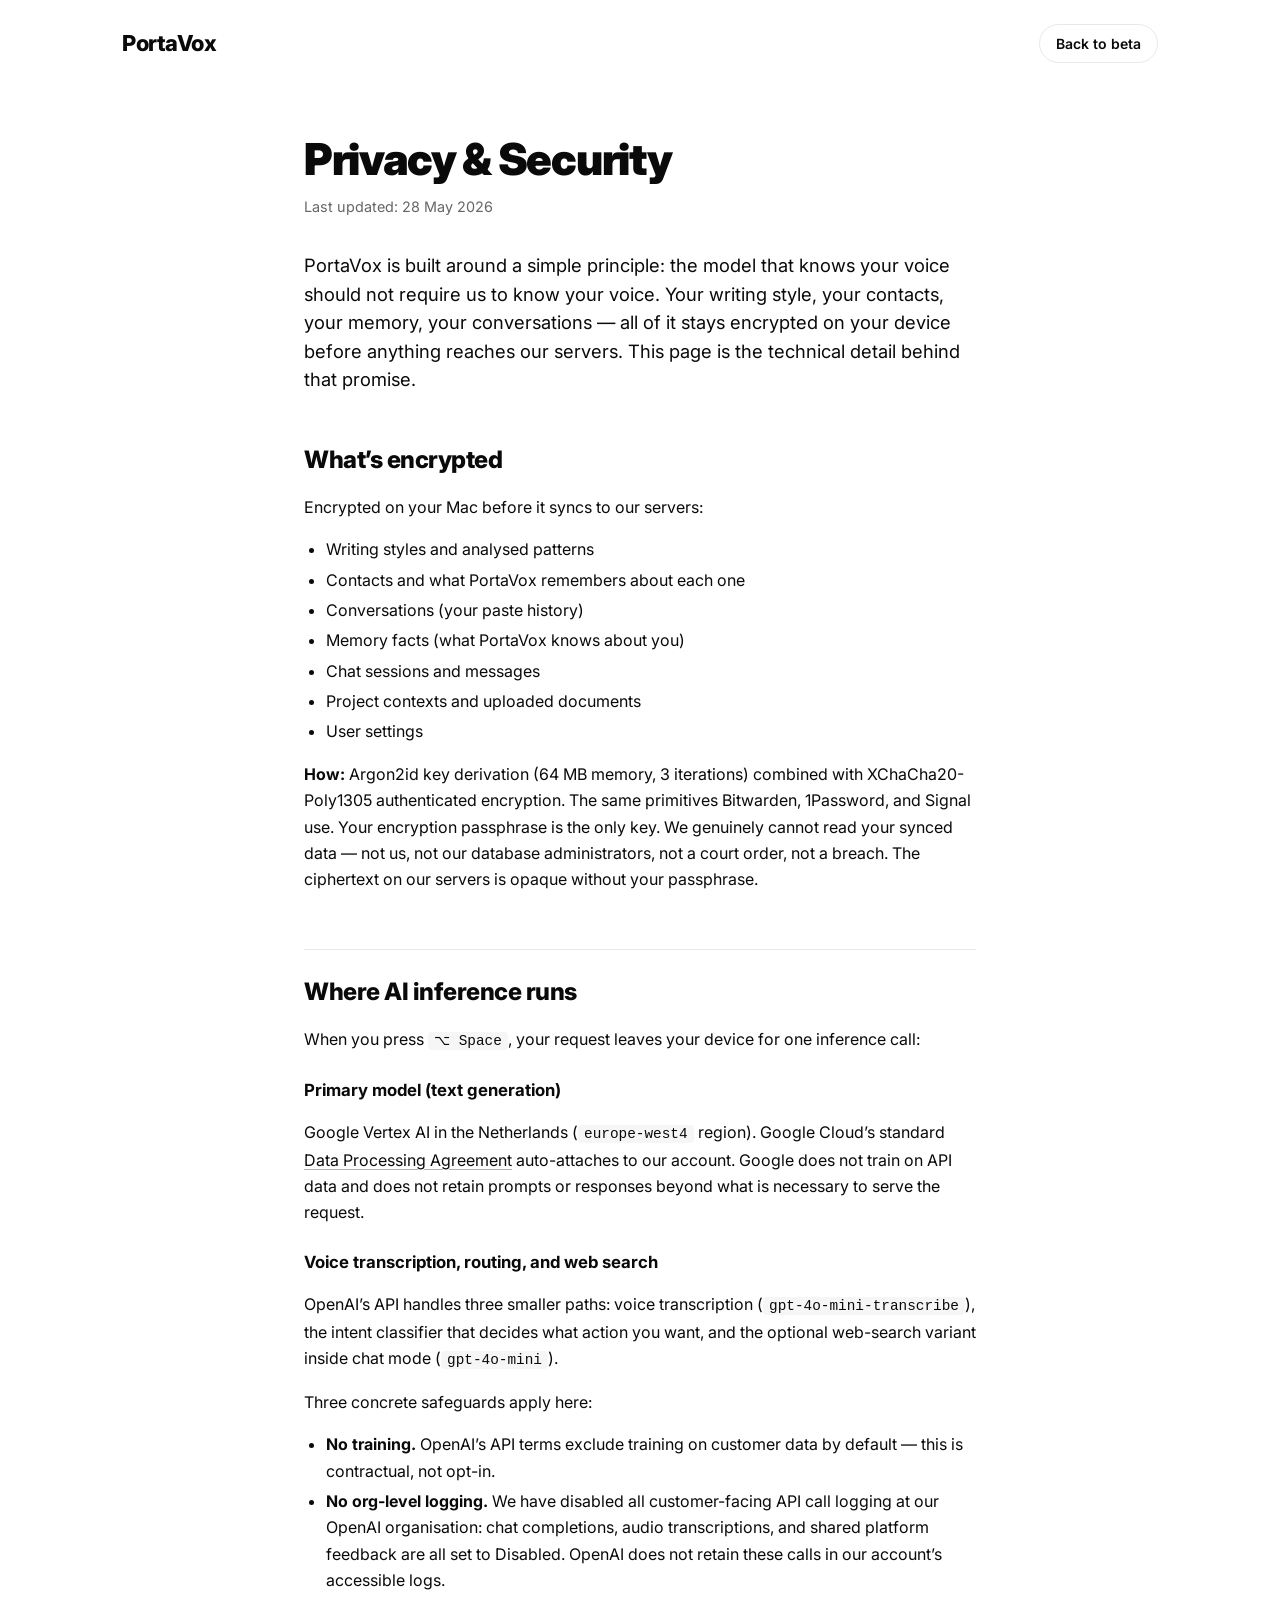
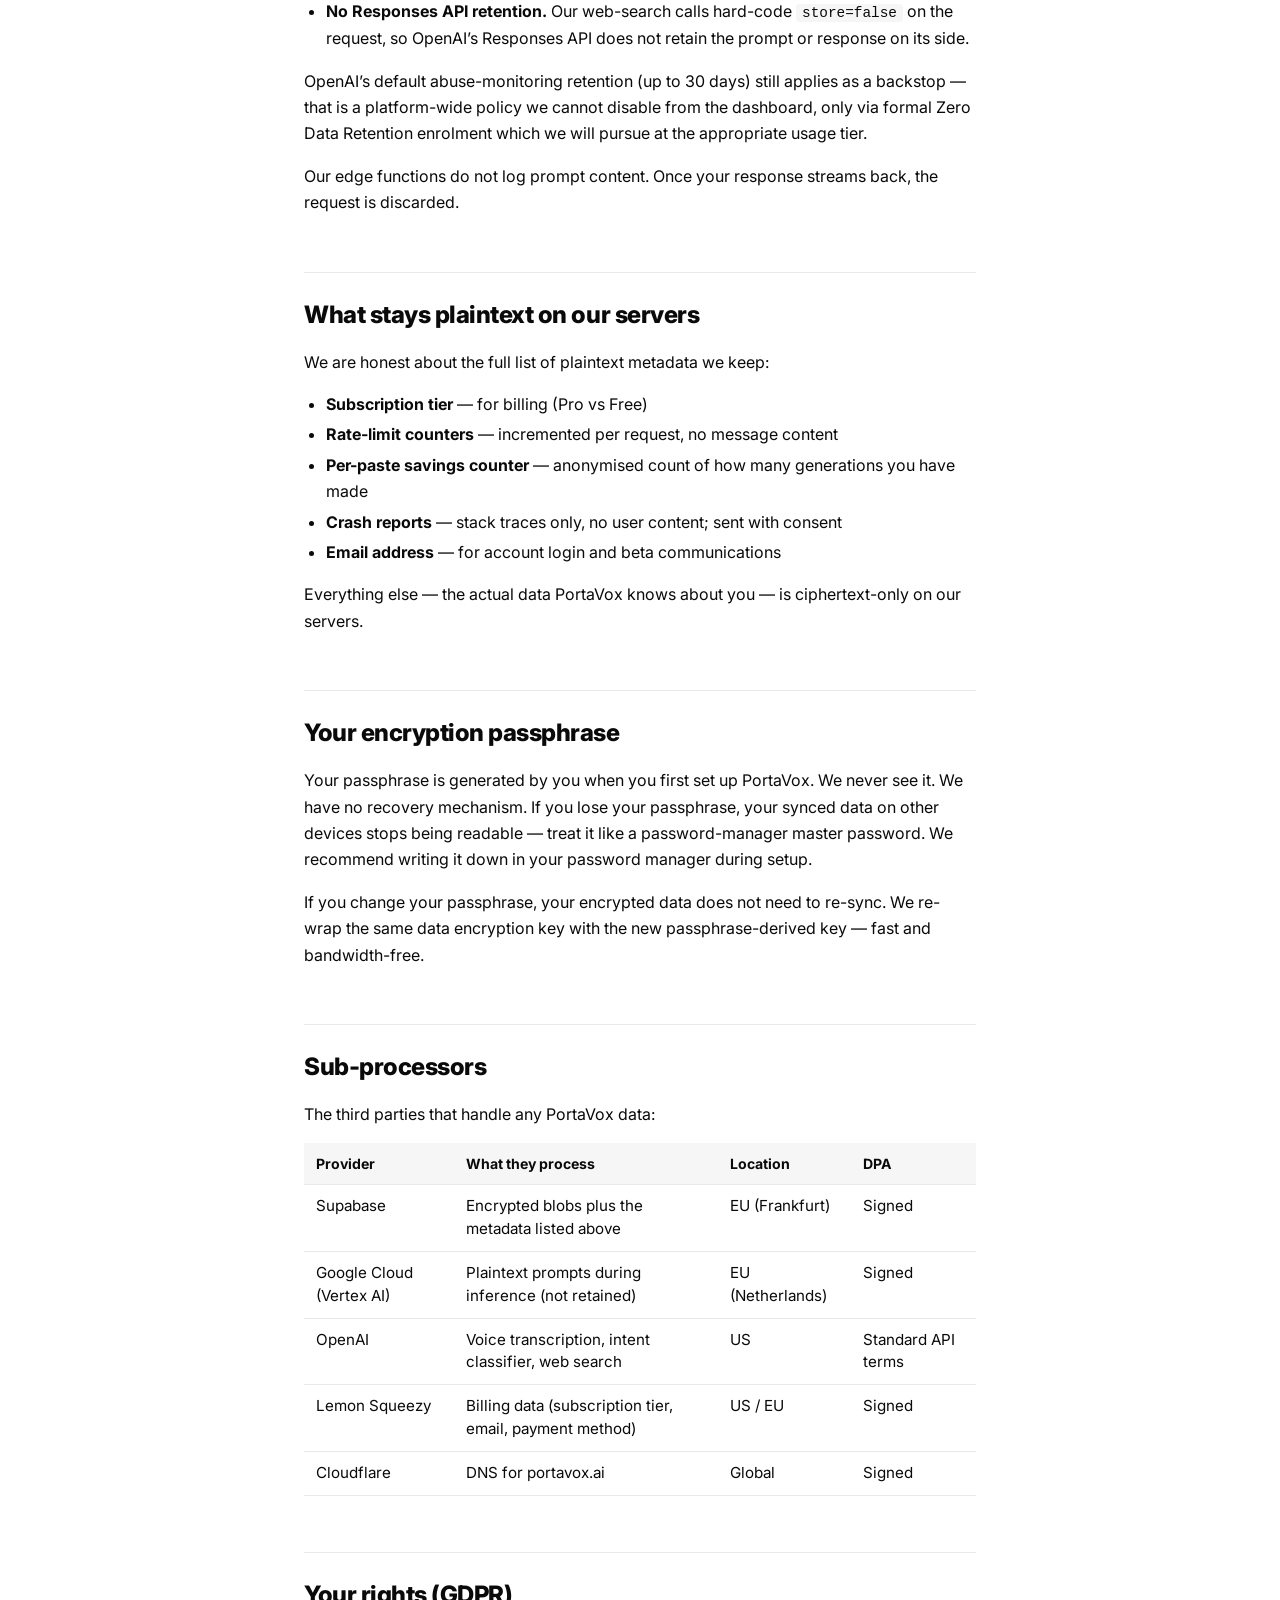
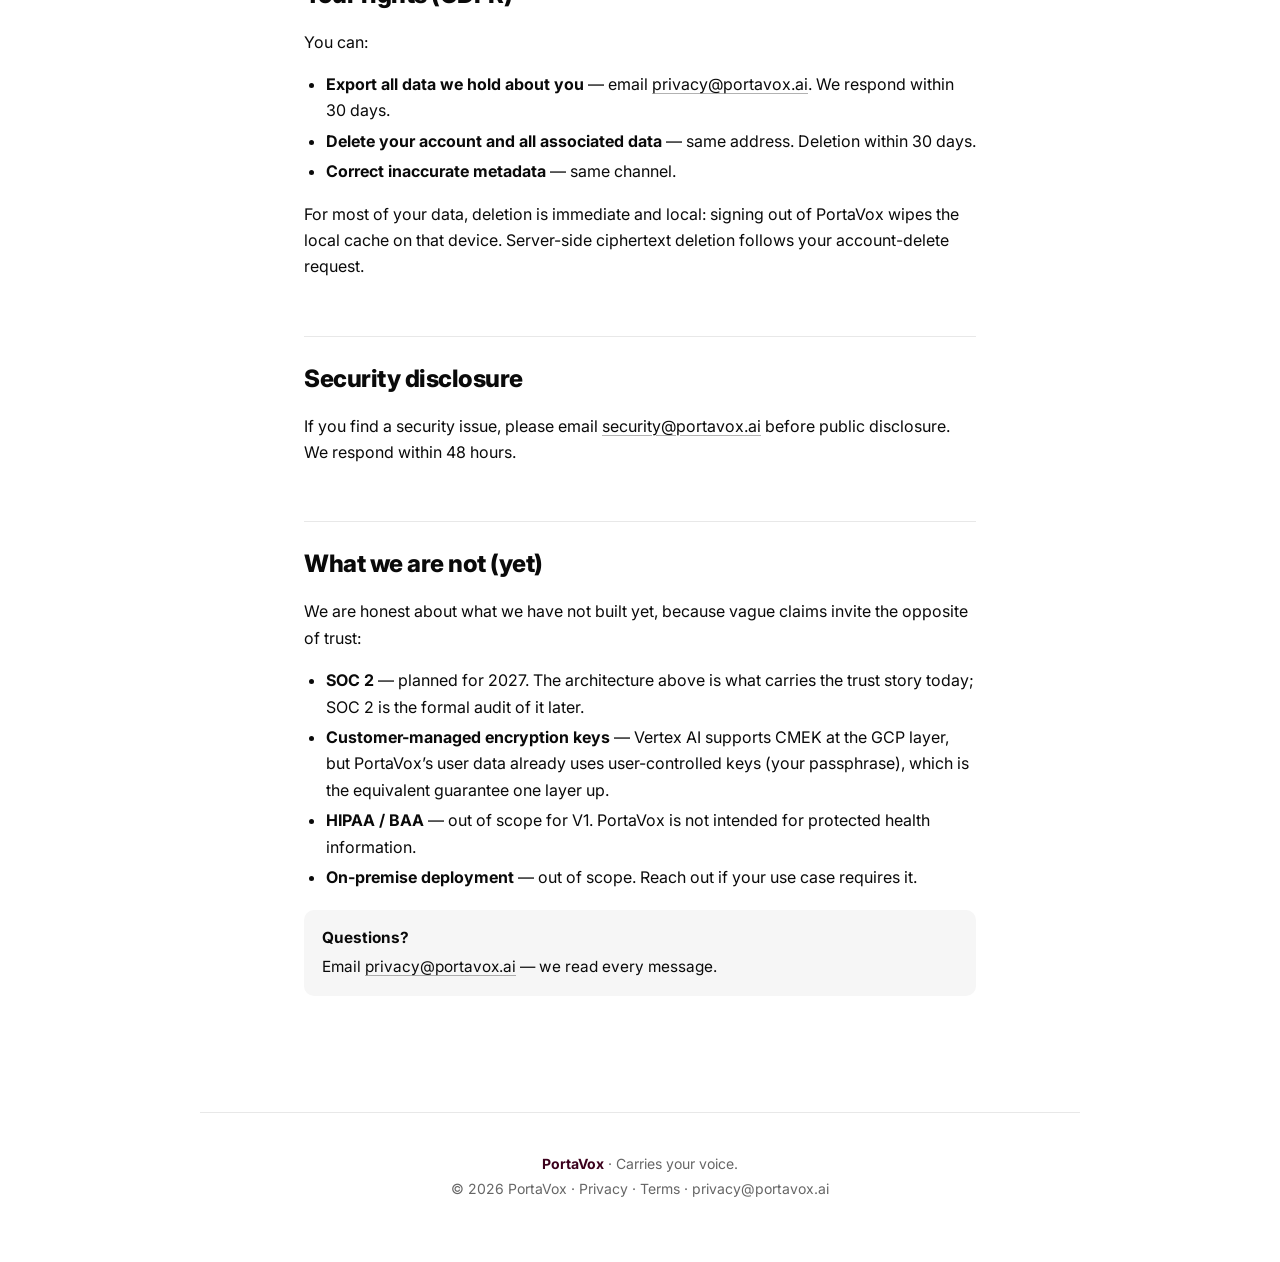
<file: privacy/index.html>
<!doctype html>
<html lang="en">
<head>
  <meta charset="utf-8">
  <meta name="viewport" content="width=device-width,initial-scale=1">
  <title>Privacy &amp; Security &middot; PortaVox</title>
  <meta name="description" content="PortaVox encrypts your writing style, contacts, memory, and conversations on-device before they sync. Server-side ciphertext only. Inference via Vertex AI in the EU.">
  <meta name="robots" content="noindex,nofollow">
  <link rel="icon" type="image/x-icon" href="/assets/favicon.ico">
  <link rel="icon" type="image/png" sizes="16x16" href="/assets/favicon-16x16.png">
  <link rel="icon" type="image/png" sizes="32x32" href="/assets/favicon-32x32.png">
  <link rel="apple-touch-icon" sizes="180x180" href="/assets/apple-touch-icon.png">
  <link rel="manifest" href="/assets/site.webmanifest">
  <meta name="theme-color" content="#3B001C">
  <link rel="preconnect" href="https://fonts.googleapis.com">
  <link rel="preconnect" href="https://fonts.gstatic.com" crossorigin>
  <link href="https://fonts.googleapis.com/css2?family=Inter:wght@400;500;600;700;800;900&display=swap" rel="stylesheet">
  <link rel="stylesheet" href="/styles.css">
  <style>
    /* Page-local styles. The privacy/security page is a long-form reading
       surface so it deserves a calmer width than the landing's 880px main —
       narrower line-length, generous vertical rhythm, no decorative tricks. */
    .doc {
      max-width: 720px;
      margin: 0 auto;
      padding: 48px 24px 96px;
    }
    .doc h1 {
      font-size: clamp(2rem, 4vw, 2.75rem);
      font-weight: 900;
      letter-spacing: -0.03em;
      line-height: 1.1;
      margin: 0 0 12px;
    }
    .doc .updated {
      color: var(--fg-muted);
      font-size: 0.9rem;
      margin: 0 0 32px;
    }
    .doc .lede {
      font-size: 1.15rem;
      line-height: 1.55;
      color: var(--fg);
      margin: 0 0 48px;
    }
    .doc h2 {
      font-size: 1.5rem;
      font-weight: 800;
      letter-spacing: -0.02em;
      margin: 56px 0 16px;
      padding-top: 24px;
      border-top: 1px solid var(--border);
    }
    .doc h2:first-of-type { border-top: 0; padding-top: 0; margin-top: 0; }
    .doc h3 {
      font-size: 1.05rem;
      font-weight: 700;
      margin: 24px 0 8px;
    }
    .doc p, .doc ul, .doc ol {
      font-size: 1rem;
      line-height: 1.65;
      color: var(--fg);
    }
    .doc ul, .doc ol { padding-left: 22px; margin: 12px 0 16px; }
    .doc li { margin: 4px 0; }
    .doc strong { font-weight: 700; }
    .doc a {
      color: var(--fg);
      text-decoration: underline;
      text-decoration-thickness: 1px;
      text-underline-offset: 3px;
      text-decoration-color: rgba(0,0,0,0.3);
    }
    .doc a:hover { text-decoration-color: var(--fg); }
    .doc code {
      font-family: ui-monospace, "SF Mono", Menlo, Consolas, monospace;
      font-size: 0.9em;
      padding: 1px 6px;
      background: var(--soft);
      border-radius: 4px;
    }
    .doc table {
      width: 100%;
      border-collapse: collapse;
      margin: 16px 0 24px;
      font-size: 0.95rem;
    }
    .doc th, .doc td {
      text-align: left;
      padding: 10px 12px;
      border-bottom: 1px solid var(--border);
      vertical-align: top;
    }
    .doc th {
      font-weight: 700;
      background: var(--soft);
      font-size: 0.88rem;
    }
    .callout {
      padding: 16px 18px;
      background: var(--soft);
      border-radius: 10px;
      margin: 20px 0;
      font-size: 0.96rem;
      line-height: 1.6;
    }
    .callout strong { display: block; margin-bottom: 4px; }
    @media (max-width: 600px) {
      .doc { padding: 32px 20px 64px; }
      .doc h2 { font-size: 1.3rem; margin-top: 40px; padding-top: 20px; }
    }
  </style>
</head>
<body data-page-source="portavox.ai/privacy">
  <nav>
    <a class="logo" href="/beta">PortaVox</a>
    <a class="nav-cta" href="/beta">Back to beta</a>
  </nav>

  <main>
    <article class="doc">
      <h1>Privacy &amp; Security</h1>
      <p class="updated">Last updated: 28 May 2026</p>

      <p class="lede">PortaVox is built around a simple principle: the model that knows your voice should not require us to know your voice. Your writing style, your contacts, your memory, your conversations — all of it stays encrypted on your device before anything reaches our servers. This page is the technical detail behind that promise.</p>

      <h2>What&rsquo;s encrypted</h2>
      <p>Encrypted on your Mac before it syncs to our servers:</p>
      <ul>
        <li>Writing styles and analysed patterns</li>
        <li>Contacts and what PortaVox remembers about each one</li>
        <li>Conversations (your paste history)</li>
        <li>Memory facts (what PortaVox knows about you)</li>
        <li>Chat sessions and messages</li>
        <li>Project contexts and uploaded documents</li>
        <li>User settings</li>
      </ul>
      <p><strong>How:</strong> Argon2id key derivation (64&nbsp;MB memory, 3 iterations) combined with XChaCha20-Poly1305 authenticated encryption. The same primitives Bitwarden, 1Password, and Signal use. Your encryption passphrase is the only key. We genuinely cannot read your synced data &mdash; not us, not our database administrators, not a court order, not a breach. The ciphertext on our servers is opaque without your passphrase.</p>

      <h2>Where AI inference runs</h2>
      <p>When you press <code>⌥&nbsp;Space</code>, your request leaves your device for one inference call:</p>
      <h3>Primary model (text generation)</h3>
      <p>Google Vertex AI in the Netherlands (<code>europe-west4</code> region). Google Cloud&rsquo;s standard <a href="https://cloud.google.com/terms/data-processing-addendum" rel="noopener">Data Processing Agreement</a> auto-attaches to our account. Google does not train on API data and does not retain prompts or responses beyond what is necessary to serve the request.</p>
      <h3>Voice transcription, routing, and web search</h3>
      <p>OpenAI&rsquo;s API handles three smaller paths: voice transcription (<code>gpt-4o-mini-transcribe</code>), the intent classifier that decides what action you want, and the optional web-search variant inside chat mode (<code>gpt-4o-mini</code>).</p>
      <p>Three concrete safeguards apply here:</p>
      <ul>
        <li><strong>No training.</strong> OpenAI&rsquo;s API terms exclude training on customer data by default &mdash; this is contractual, not opt-in.</li>
        <li><strong>No org-level logging.</strong> We have disabled all customer-facing API call logging at our OpenAI organisation: chat completions, audio transcriptions, and shared platform feedback are all set to Disabled. OpenAI does not retain these calls in our account&rsquo;s accessible logs.</li>
        <li><strong>No Responses API retention.</strong> Our web-search calls hard-code <code>store=false</code> on the request, so OpenAI&rsquo;s Responses API does not retain the prompt or response on its side.</li>
      </ul>
      <p>OpenAI&rsquo;s default abuse-monitoring retention (up to 30 days) still applies as a backstop &mdash; that is a platform-wide policy we cannot disable from the dashboard, only via formal Zero Data Retention enrolment which we will pursue at the appropriate usage tier.</p>
      <p>Our edge functions do not log prompt content. Once your response streams back, the request is discarded.</p>

      <h2>What stays plaintext on our servers</h2>
      <p>We are honest about the full list of plaintext metadata we keep:</p>
      <ul>
        <li><strong>Subscription tier</strong> &mdash; for billing (Pro vs Free)</li>
        <li><strong>Rate-limit counters</strong> &mdash; incremented per request, no message content</li>
        <li><strong>Per-paste savings counter</strong> &mdash; anonymised count of how many generations you have made</li>
        <li><strong>Crash reports</strong> &mdash; stack traces only, no user content; sent with consent</li>
        <li><strong>Email address</strong> &mdash; for account login and beta communications</li>
      </ul>
      <p>Everything else &mdash; the actual data PortaVox knows about you &mdash; is ciphertext-only on our servers.</p>

      <h2>Your encryption passphrase</h2>
      <p>Your passphrase is generated by you when you first set up PortaVox. We never see it. We have no recovery mechanism. If you lose your passphrase, your synced data on other devices stops being readable &mdash; treat it like a password-manager master password. We recommend writing it down in your password manager during setup.</p>
      <p>If you change your passphrase, your encrypted data does not need to re-sync. We re-wrap the same data encryption key with the new passphrase-derived key &mdash; fast and bandwidth-free.</p>

      <h2>Sub-processors</h2>
      <p>The third parties that handle any PortaVox data:</p>
      <table>
        <thead>
          <tr>
            <th>Provider</th>
            <th>What they process</th>
            <th>Location</th>
            <th>DPA</th>
          </tr>
        </thead>
        <tbody>
          <tr>
            <td>Supabase</td>
            <td>Encrypted blobs plus the metadata listed above</td>
            <td>EU (Frankfurt)</td>
            <td>Signed</td>
          </tr>
          <tr>
            <td>Google Cloud (Vertex AI)</td>
            <td>Plaintext prompts during inference (not retained)</td>
            <td>EU (Netherlands)</td>
            <td>Signed</td>
          </tr>
          <tr>
            <td>OpenAI</td>
            <td>Voice transcription, intent classifier, web search</td>
            <td>US</td>
            <td>Standard API terms</td>
          </tr>
          <tr>
            <td>Lemon Squeezy</td>
            <td>Billing data (subscription tier, email, payment method)</td>
            <td>US / EU</td>
            <td>Signed</td>
          </tr>
          <tr>
            <td>Cloudflare</td>
            <td>DNS for portavox.ai</td>
            <td>Global</td>
            <td>Signed</td>
          </tr>
        </tbody>
      </table>

      <h2>Your rights (GDPR)</h2>
      <p>You can:</p>
      <ul>
        <li><strong>Export all data we hold about you</strong> &mdash; email <a href="mailto:privacy@portavox.ai">privacy@portavox.ai</a>. We respond within 30 days.</li>
        <li><strong>Delete your account and all associated data</strong> &mdash; same address. Deletion within 30 days.</li>
        <li><strong>Correct inaccurate metadata</strong> &mdash; same channel.</li>
      </ul>
      <p>For most of your data, deletion is immediate and local: signing out of PortaVox wipes the local cache on that device. Server-side ciphertext deletion follows your account-delete request.</p>

      <h2>Security disclosure</h2>
      <p>If you find a security issue, please email <a href="mailto:security@portavox.ai">security@portavox.ai</a> before public disclosure. We respond within 48&nbsp;hours.</p>

      <h2>What we are not (yet)</h2>
      <p>We are honest about what we have not built yet, because vague claims invite the opposite of trust:</p>
      <ul>
        <li><strong>SOC&nbsp;2</strong> &mdash; planned for 2027. The architecture above is what carries the trust story today; SOC&nbsp;2 is the formal audit of it later.</li>
        <li><strong>Customer-managed encryption keys</strong> &mdash; Vertex AI supports CMEK at the GCP layer, but PortaVox&rsquo;s user data already uses user-controlled keys (your passphrase), which is the equivalent guarantee one layer up.</li>
        <li><strong>HIPAA / BAA</strong> &mdash; out of scope for V1. PortaVox is not intended for protected health information.</li>
        <li><strong>On-premise deployment</strong> &mdash; out of scope. Reach out if your use case requires it.</li>
      </ul>

      <div class="callout">
        <strong>Questions?</strong>
        Email <a href="mailto:privacy@portavox.ai">privacy@portavox.ai</a> &mdash; we read every message.
      </div>
    </article>
  </main>

  <footer>
    <p><strong>PortaVox</strong> &middot; Carries your voice.</p>
    <p>&copy; 2026 PortaVox &middot; <a href="/privacy/">Privacy</a> &middot; <a href="/terms/">Terms</a> &middot; <a href="mailto:privacy@portavox.ai">privacy@portavox.ai</a></p>
  </footer>
</body>
</html>
</file>
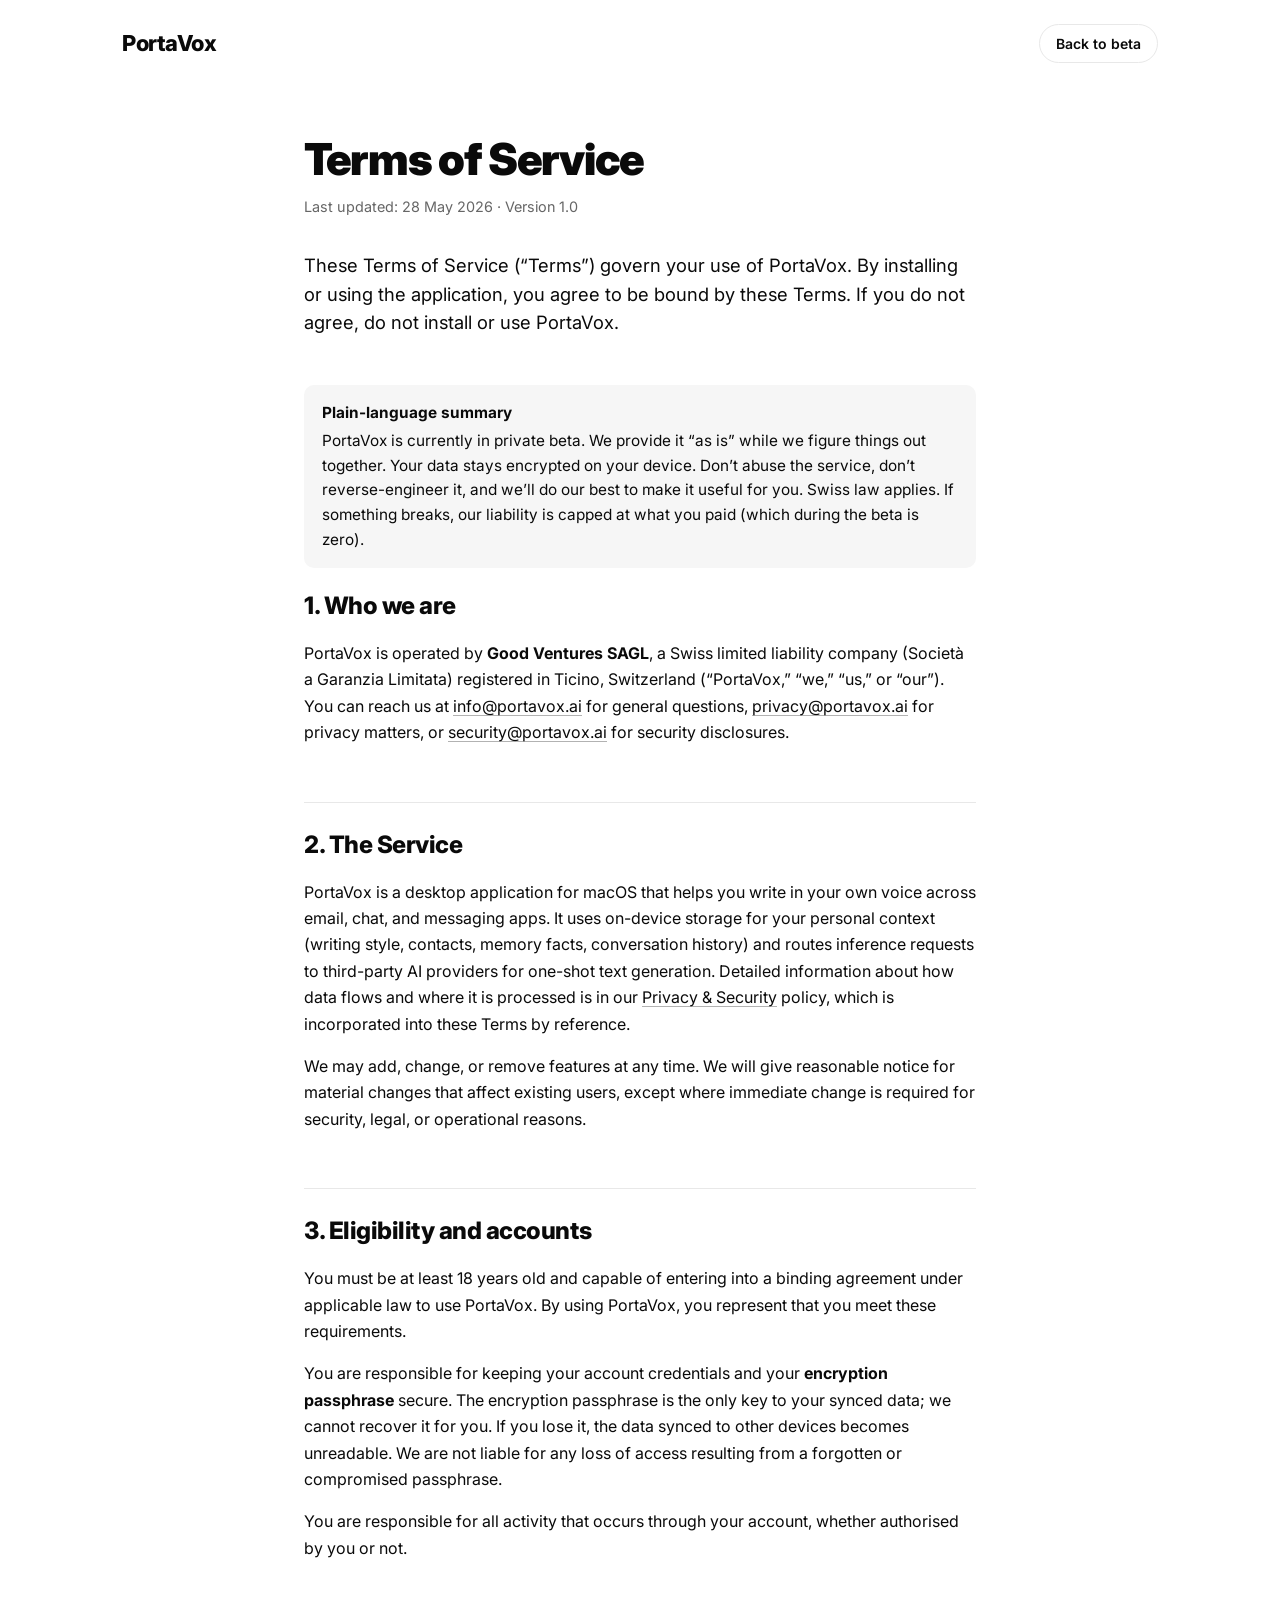
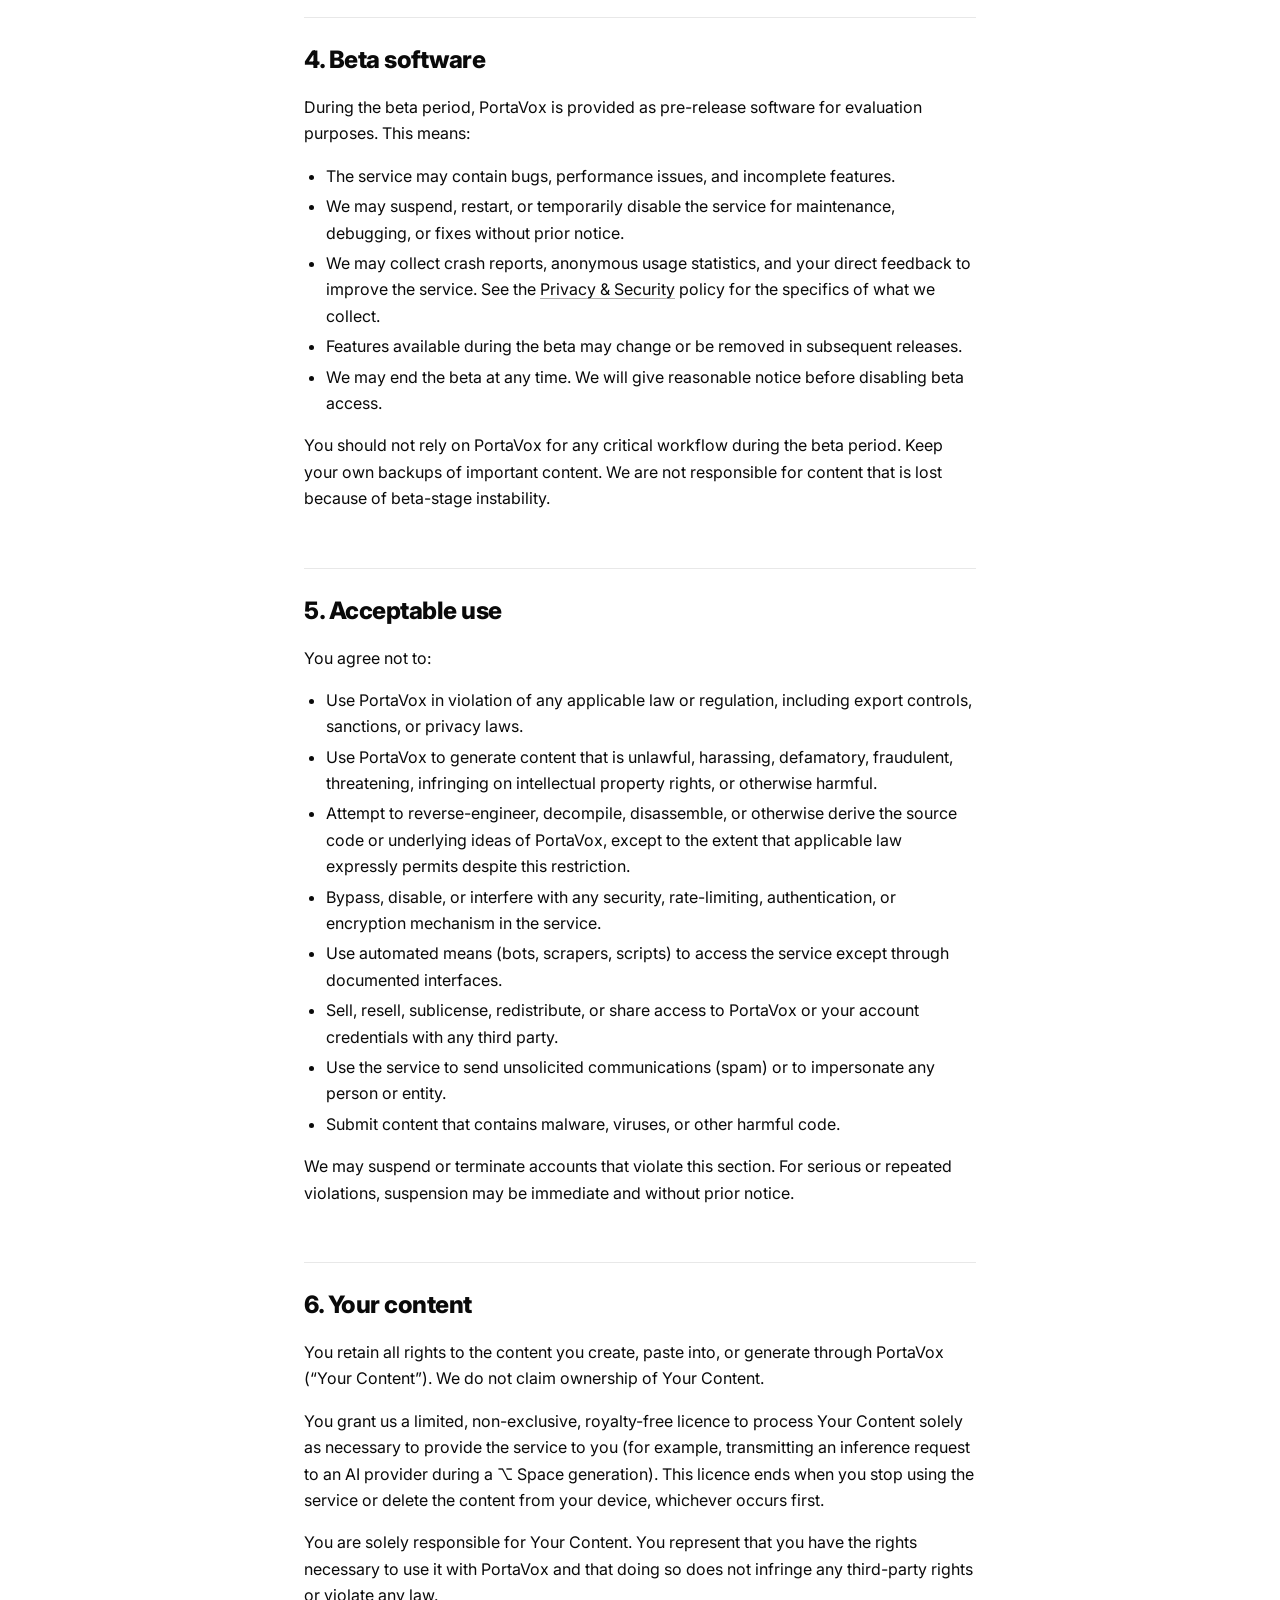
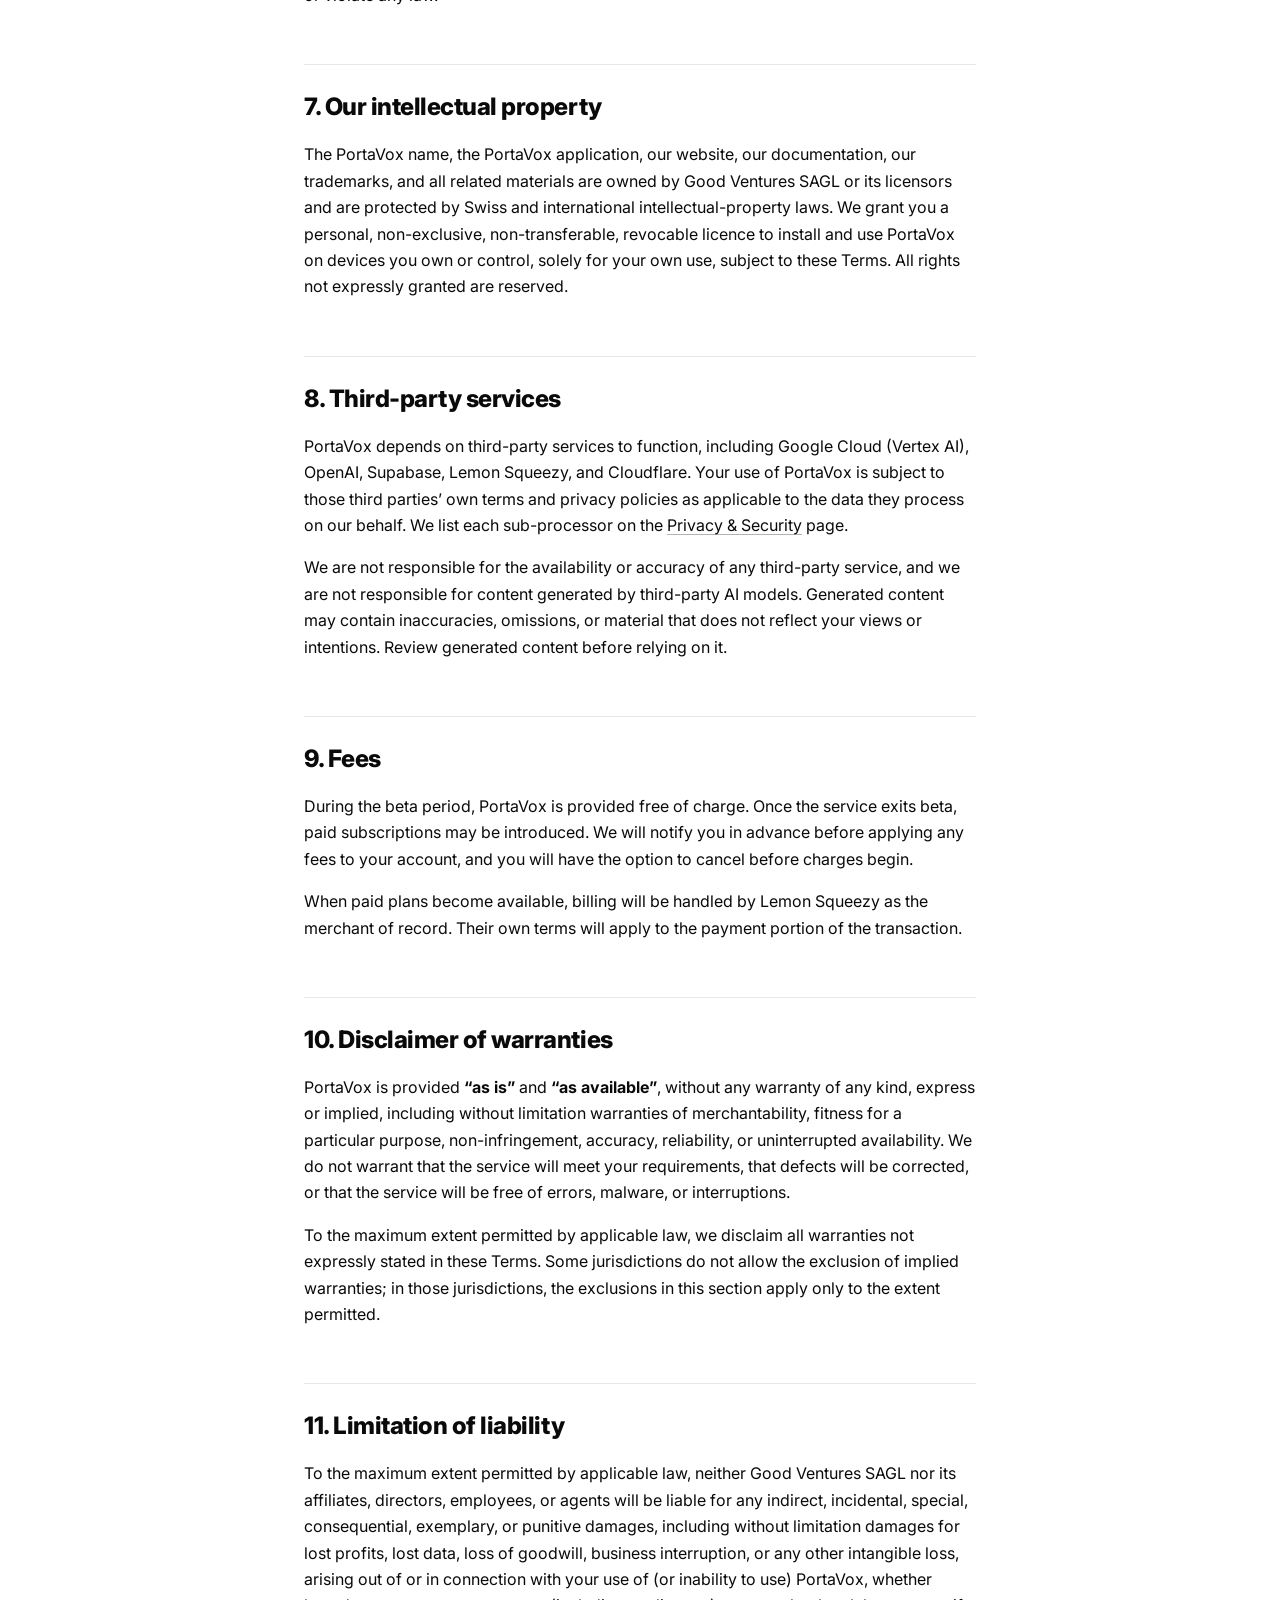
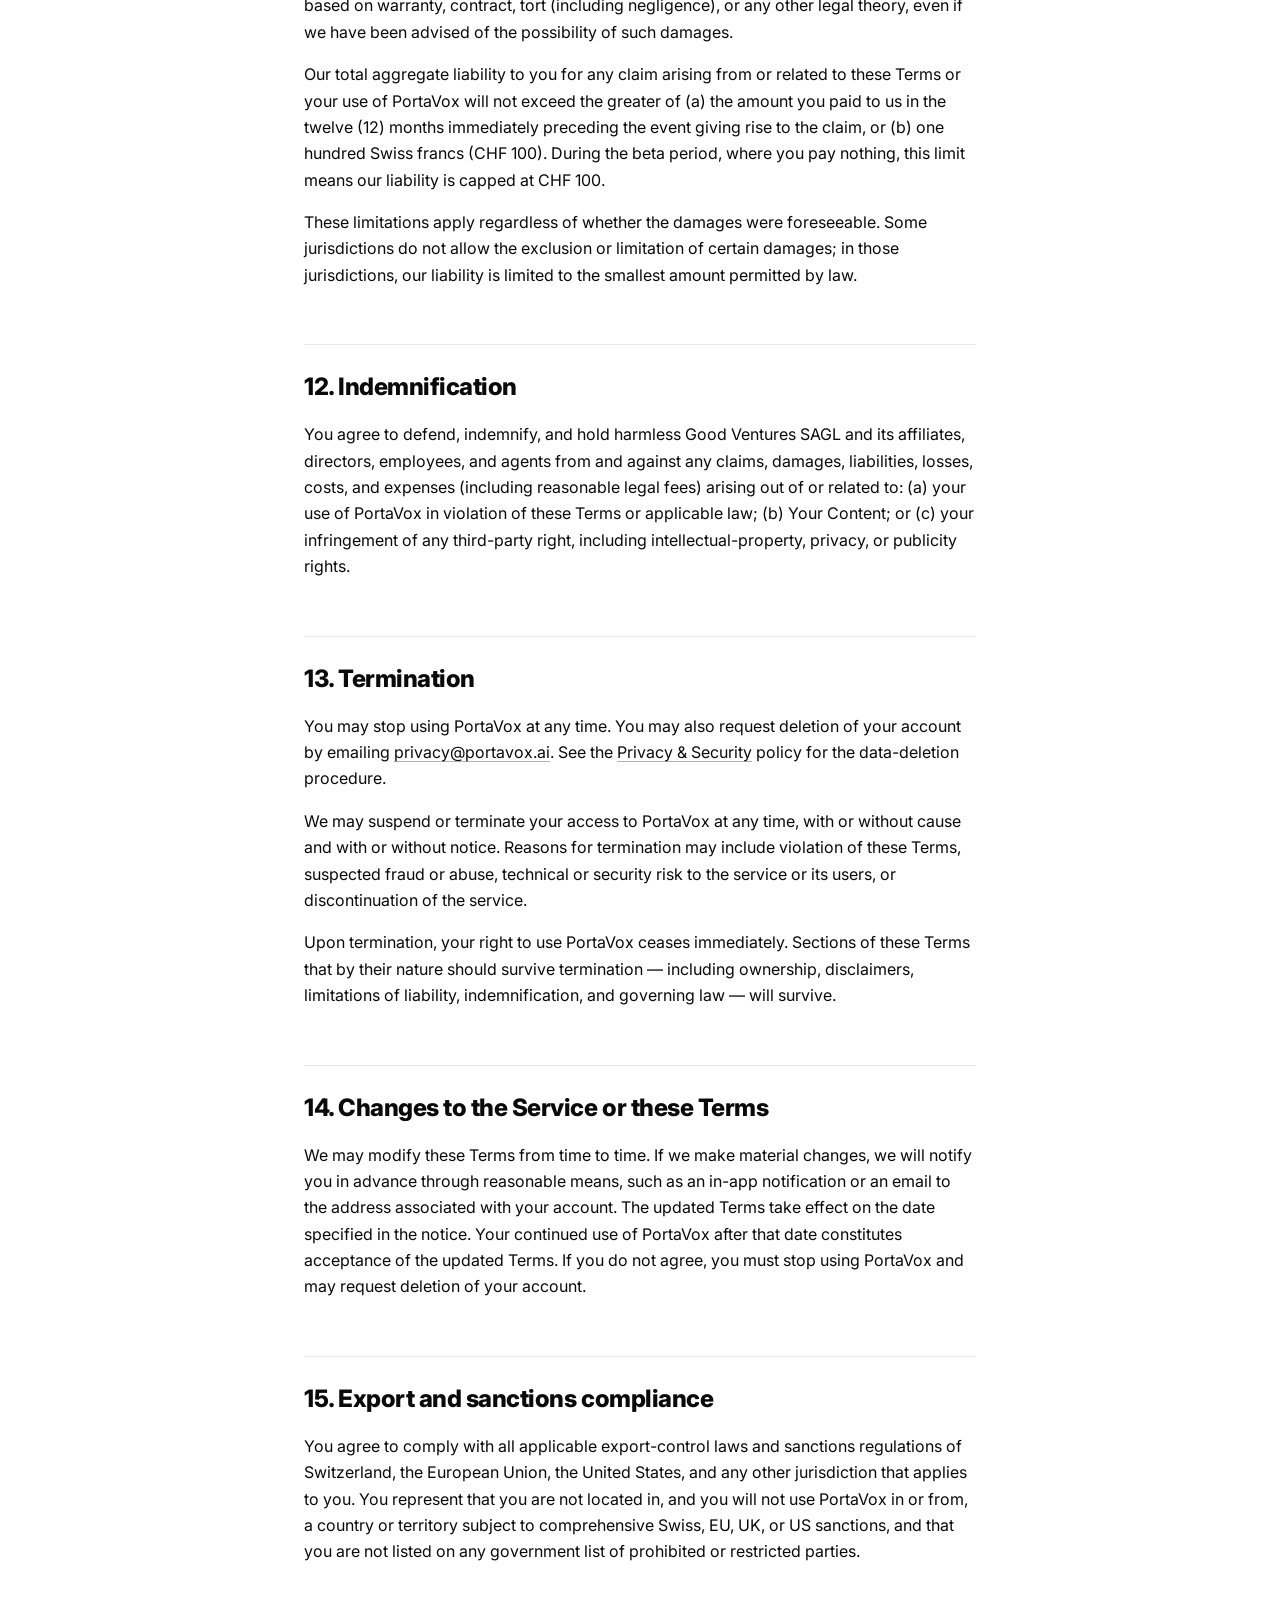
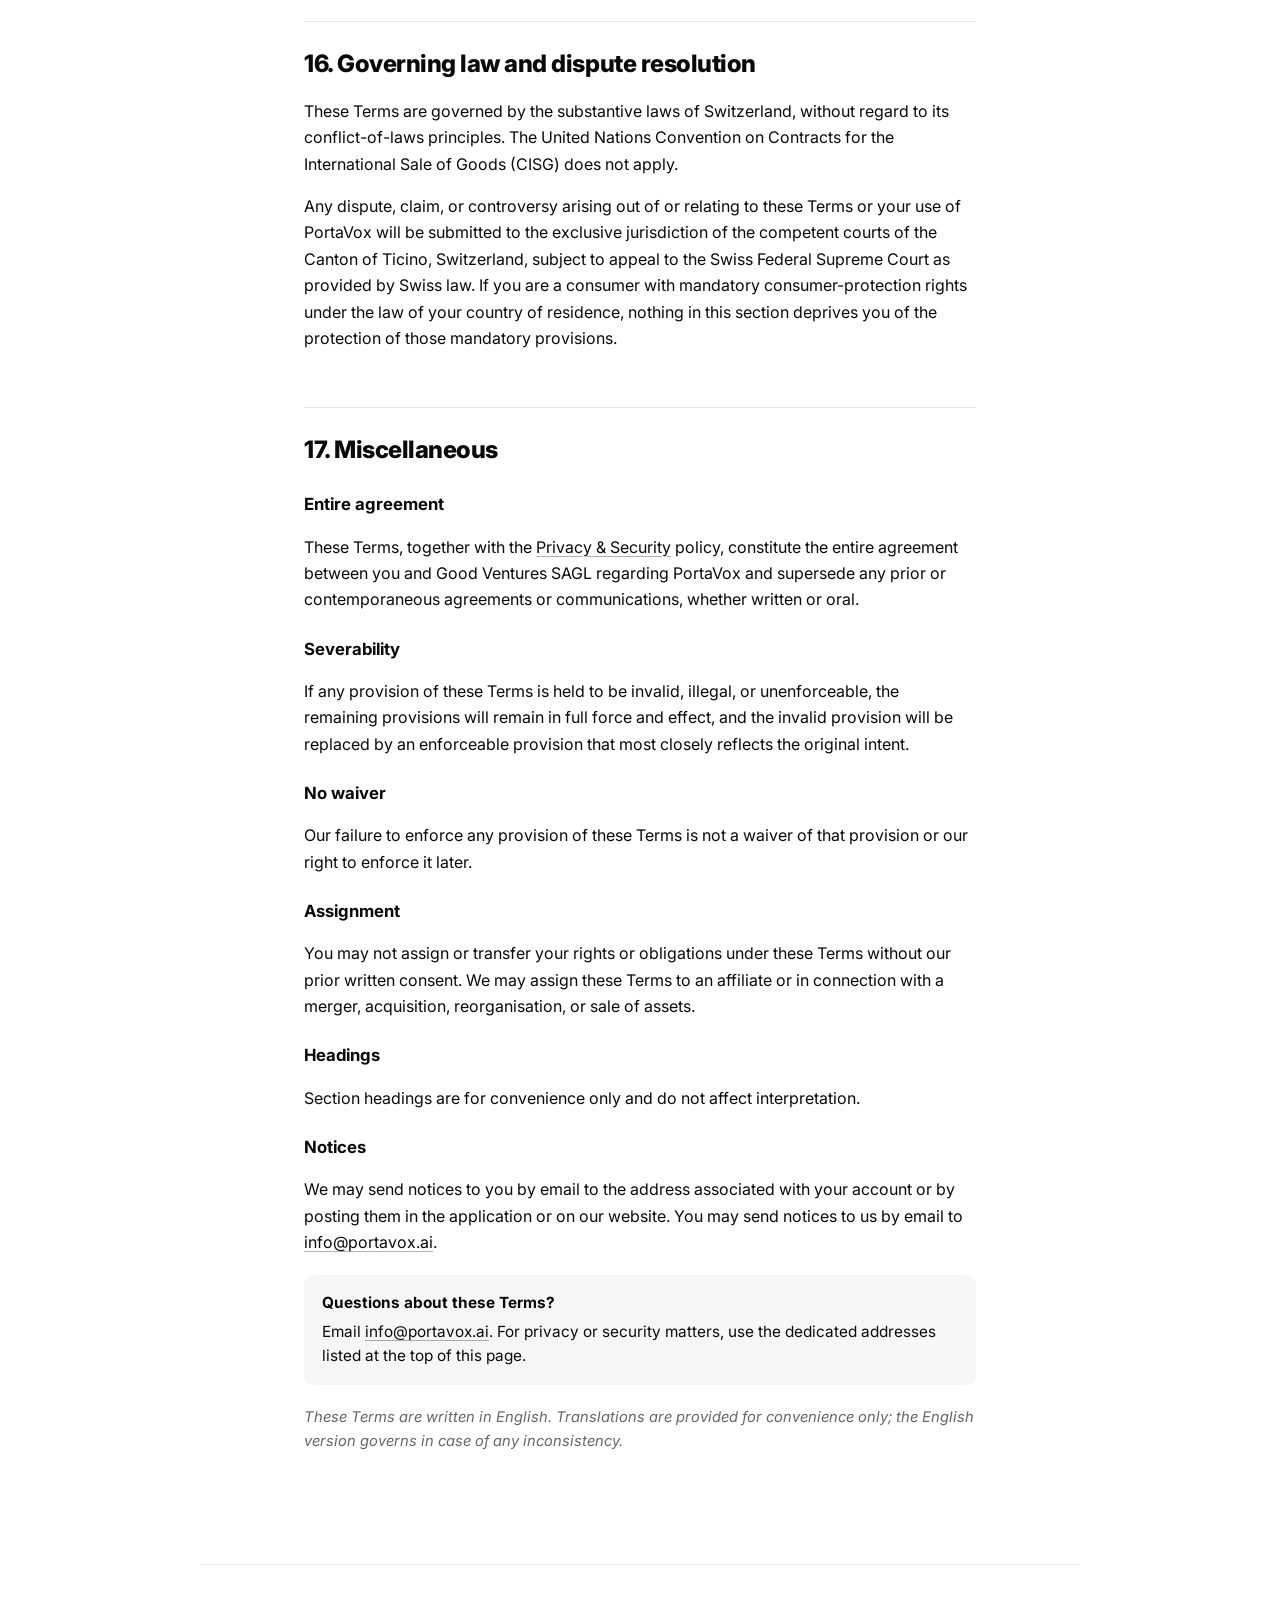
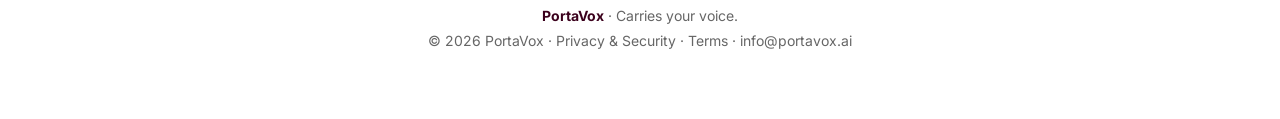
<file: terms/index.html>
<!doctype html>
<html lang="en">
<head>
  <meta charset="utf-8">
  <meta name="viewport" content="width=device-width,initial-scale=1">
  <title>Terms of Service &middot; PortaVox</title>
  <meta name="description" content="The legal terms that govern your use of PortaVox.">
  <meta name="robots" content="noindex,nofollow">
  <link rel="icon" type="image/x-icon" href="/assets/favicon.ico">
  <link rel="icon" type="image/png" sizes="16x16" href="/assets/favicon-16x16.png">
  <link rel="icon" type="image/png" sizes="32x32" href="/assets/favicon-32x32.png">
  <link rel="apple-touch-icon" sizes="180x180" href="/assets/apple-touch-icon.png">
  <link rel="manifest" href="/assets/site.webmanifest">
  <meta name="theme-color" content="#3B001C">
  <link rel="preconnect" href="https://fonts.googleapis.com">
  <link rel="preconnect" href="https://fonts.gstatic.com" crossorigin>
  <link href="https://fonts.googleapis.com/css2?family=Inter:wght@400;500;600;700;800;900&display=swap" rel="stylesheet">
  <link rel="stylesheet" href="/styles.css">
  <style>
    /* Long-form legal document — narrower reading column than the
       landing's 880px main, generous vertical rhythm, no decorative
       tricks. Mirrors /privacy/ so the visual transition feels
       coherent. */
    .doc {
      max-width: 720px;
      margin: 0 auto;
      padding: 48px 24px 96px;
    }
    .doc h1 {
      font-size: clamp(2rem, 4vw, 2.75rem);
      font-weight: 900;
      letter-spacing: -0.03em;
      line-height: 1.1;
      margin: 0 0 12px;
    }
    .doc .updated {
      color: var(--fg-muted);
      font-size: 0.9rem;
      margin: 0 0 32px;
    }
    .doc .lede {
      font-size: 1.15rem;
      line-height: 1.55;
      color: var(--fg);
      margin: 0 0 48px;
    }
    .doc h2 {
      font-size: 1.5rem;
      font-weight: 800;
      letter-spacing: -0.02em;
      margin: 56px 0 16px;
      padding-top: 24px;
      border-top: 1px solid var(--border);
    }
    .doc h2:first-of-type { border-top: 0; padding-top: 0; margin-top: 0; }
    .doc h3 {
      font-size: 1.05rem;
      font-weight: 700;
      margin: 24px 0 8px;
    }
    .doc p, .doc ul, .doc ol {
      font-size: 1rem;
      line-height: 1.65;
      color: var(--fg);
    }
    .doc ul, .doc ol { padding-left: 22px; margin: 12px 0 16px; }
    .doc li { margin: 4px 0; }
    .doc strong { font-weight: 700; }
    .doc a {
      color: var(--fg);
      text-decoration: underline;
      text-decoration-thickness: 1px;
      text-underline-offset: 3px;
      text-decoration-color: rgba(0,0,0,0.3);
    }
    .doc a:hover { text-decoration-color: var(--fg); }
    .doc code {
      font-family: ui-monospace, "SF Mono", Menlo, Consolas, monospace;
      font-size: 0.9em;
      padding: 1px 6px;
      background: var(--soft);
      border-radius: 4px;
    }
    .callout {
      padding: 16px 18px;
      background: var(--soft);
      border-radius: 10px;
      margin: 20px 0;
      font-size: 0.96rem;
      line-height: 1.6;
    }
    .callout strong { display: block; margin-bottom: 4px; }
    .doc .legal-note {
      font-size: 0.92rem;
      color: var(--fg-muted);
      font-style: italic;
    }
    @media (max-width: 600px) {
      .doc { padding: 32px 20px 64px; }
      .doc h2 { font-size: 1.3rem; margin-top: 40px; padding-top: 20px; }
    }
  </style>
</head>
<body data-page-source="portavox.ai/terms">
  <nav>
    <a class="logo" href="/beta">PortaVox</a>
    <a class="nav-cta" href="/beta">Back to beta</a>
  </nav>

  <main>
    <article class="doc">
      <h1>Terms of Service</h1>
      <p class="updated">Last updated: 28 May 2026 &middot; Version 1.0</p>

      <p class="lede">These Terms of Service (&ldquo;Terms&rdquo;) govern your use of PortaVox. By installing or using the application, you agree to be bound by these Terms. If you do not agree, do not install or use PortaVox.</p>

      <div class="callout">
        <strong>Plain-language summary</strong>
        PortaVox is currently in private beta. We provide it &ldquo;as is&rdquo; while we figure things out together. Your data stays encrypted on your device. Don&rsquo;t abuse the service, don&rsquo;t reverse-engineer it, and we&rsquo;ll do our best to make it useful for you. Swiss law applies. If something breaks, our liability is capped at what you paid (which during the beta is zero).
      </div>

      <h2>1. Who we are</h2>
      <p>PortaVox is operated by <strong>Good Ventures SAGL</strong>, a Swiss limited liability company (Società a Garanzia Limitata) registered in Ticino, Switzerland (&ldquo;PortaVox,&rdquo; &ldquo;we,&rdquo; &ldquo;us,&rdquo; or &ldquo;our&rdquo;). You can reach us at <a href="mailto:info@portavox.ai">info@portavox.ai</a> for general questions, <a href="mailto:privacy@portavox.ai">privacy@portavox.ai</a> for privacy matters, or <a href="mailto:security@portavox.ai">security@portavox.ai</a> for security disclosures.</p>

      <h2>2. The Service</h2>
      <p>PortaVox is a desktop application for macOS that helps you write in your own voice across email, chat, and messaging apps. It uses on-device storage for your personal context (writing style, contacts, memory facts, conversation history) and routes inference requests to third-party AI providers for one-shot text generation. Detailed information about how data flows and where it is processed is in our <a href="/privacy/">Privacy &amp; Security</a> policy, which is incorporated into these Terms by reference.</p>
      <p>We may add, change, or remove features at any time. We will give reasonable notice for material changes that affect existing users, except where immediate change is required for security, legal, or operational reasons.</p>

      <h2>3. Eligibility and accounts</h2>
      <p>You must be at least 18 years old and capable of entering into a binding agreement under applicable law to use PortaVox. By using PortaVox, you represent that you meet these requirements.</p>
      <p>You are responsible for keeping your account credentials and your <strong>encryption passphrase</strong> secure. The encryption passphrase is the only key to your synced data; we cannot recover it for you. If you lose it, the data synced to other devices becomes unreadable. We are not liable for any loss of access resulting from a forgotten or compromised passphrase.</p>
      <p>You are responsible for all activity that occurs through your account, whether authorised by you or not.</p>

      <h2>4. Beta software</h2>
      <p>During the beta period, PortaVox is provided as pre-release software for evaluation purposes. This means:</p>
      <ul>
        <li>The service may contain bugs, performance issues, and incomplete features.</li>
        <li>We may suspend, restart, or temporarily disable the service for maintenance, debugging, or fixes without prior notice.</li>
        <li>We may collect crash reports, anonymous usage statistics, and your direct feedback to improve the service. See the <a href="/privacy/">Privacy &amp; Security</a> policy for the specifics of what we collect.</li>
        <li>Features available during the beta may change or be removed in subsequent releases.</li>
        <li>We may end the beta at any time. We will give reasonable notice before disabling beta access.</li>
      </ul>
      <p>You should not rely on PortaVox for any critical workflow during the beta period. Keep your own backups of important content. We are not responsible for content that is lost because of beta-stage instability.</p>

      <h2>5. Acceptable use</h2>
      <p>You agree not to:</p>
      <ul>
        <li>Use PortaVox in violation of any applicable law or regulation, including export controls, sanctions, or privacy laws.</li>
        <li>Use PortaVox to generate content that is unlawful, harassing, defamatory, fraudulent, threatening, infringing on intellectual property rights, or otherwise harmful.</li>
        <li>Attempt to reverse-engineer, decompile, disassemble, or otherwise derive the source code or underlying ideas of PortaVox, except to the extent that applicable law expressly permits despite this restriction.</li>
        <li>Bypass, disable, or interfere with any security, rate-limiting, authentication, or encryption mechanism in the service.</li>
        <li>Use automated means (bots, scrapers, scripts) to access the service except through documented interfaces.</li>
        <li>Sell, resell, sublicense, redistribute, or share access to PortaVox or your account credentials with any third party.</li>
        <li>Use the service to send unsolicited communications (spam) or to impersonate any person or entity.</li>
        <li>Submit content that contains malware, viruses, or other harmful code.</li>
      </ul>
      <p>We may suspend or terminate accounts that violate this section. For serious or repeated violations, suspension may be immediate and without prior notice.</p>

      <h2>6. Your content</h2>
      <p>You retain all rights to the content you create, paste into, or generate through PortaVox (&ldquo;Your Content&rdquo;). We do not claim ownership of Your Content.</p>
      <p>You grant us a limited, non-exclusive, royalty-free licence to process Your Content solely as necessary to provide the service to you (for example, transmitting an inference request to an AI provider during a ⌥&nbsp;Space generation). This licence ends when you stop using the service or delete the content from your device, whichever occurs first.</p>
      <p>You are solely responsible for Your Content. You represent that you have the rights necessary to use it with PortaVox and that doing so does not infringe any third-party rights or violate any law.</p>

      <h2>7. Our intellectual property</h2>
      <p>The PortaVox name, the PortaVox application, our website, our documentation, our trademarks, and all related materials are owned by Good Ventures SAGL or its licensors and are protected by Swiss and international intellectual-property laws. We grant you a personal, non-exclusive, non-transferable, revocable licence to install and use PortaVox on devices you own or control, solely for your own use, subject to these Terms. All rights not expressly granted are reserved.</p>

      <h2>8. Third-party services</h2>
      <p>PortaVox depends on third-party services to function, including Google Cloud (Vertex AI), OpenAI, Supabase, Lemon Squeezy, and Cloudflare. Your use of PortaVox is subject to those third parties&rsquo; own terms and privacy policies as applicable to the data they process on our behalf. We list each sub-processor on the <a href="/privacy/">Privacy &amp; Security</a> page.</p>
      <p>We are not responsible for the availability or accuracy of any third-party service, and we are not responsible for content generated by third-party AI models. Generated content may contain inaccuracies, omissions, or material that does not reflect your views or intentions. Review generated content before relying on it.</p>

      <h2>9. Fees</h2>
      <p>During the beta period, PortaVox is provided free of charge. Once the service exits beta, paid subscriptions may be introduced. We will notify you in advance before applying any fees to your account, and you will have the option to cancel before charges begin.</p>
      <p>When paid plans become available, billing will be handled by Lemon Squeezy as the merchant of record. Their own terms will apply to the payment portion of the transaction.</p>

      <h2>10. Disclaimer of warranties</h2>
      <p>PortaVox is provided <strong>&ldquo;as is&rdquo;</strong> and <strong>&ldquo;as available&rdquo;</strong>, without any warranty of any kind, express or implied, including without limitation warranties of merchantability, fitness for a particular purpose, non-infringement, accuracy, reliability, or uninterrupted availability. We do not warrant that the service will meet your requirements, that defects will be corrected, or that the service will be free of errors, malware, or interruptions.</p>
      <p>To the maximum extent permitted by applicable law, we disclaim all warranties not expressly stated in these Terms. Some jurisdictions do not allow the exclusion of implied warranties; in those jurisdictions, the exclusions in this section apply only to the extent permitted.</p>

      <h2>11. Limitation of liability</h2>
      <p>To the maximum extent permitted by applicable law, neither Good Ventures SAGL nor its affiliates, directors, employees, or agents will be liable for any indirect, incidental, special, consequential, exemplary, or punitive damages, including without limitation damages for lost profits, lost data, loss of goodwill, business interruption, or any other intangible loss, arising out of or in connection with your use of (or inability to use) PortaVox, whether based on warranty, contract, tort (including negligence), or any other legal theory, even if we have been advised of the possibility of such damages.</p>
      <p>Our total aggregate liability to you for any claim arising from or related to these Terms or your use of PortaVox will not exceed the greater of (a) the amount you paid to us in the twelve (12) months immediately preceding the event giving rise to the claim, or (b) one hundred Swiss francs (CHF 100). During the beta period, where you pay nothing, this limit means our liability is capped at CHF 100.</p>
      <p>These limitations apply regardless of whether the damages were foreseeable. Some jurisdictions do not allow the exclusion or limitation of certain damages; in those jurisdictions, our liability is limited to the smallest amount permitted by law.</p>

      <h2>12. Indemnification</h2>
      <p>You agree to defend, indemnify, and hold harmless Good Ventures SAGL and its affiliates, directors, employees, and agents from and against any claims, damages, liabilities, losses, costs, and expenses (including reasonable legal fees) arising out of or related to: (a) your use of PortaVox in violation of these Terms or applicable law; (b) Your Content; or (c) your infringement of any third-party right, including intellectual-property, privacy, or publicity rights.</p>

      <h2>13. Termination</h2>
      <p>You may stop using PortaVox at any time. You may also request deletion of your account by emailing <a href="mailto:privacy@portavox.ai">privacy@portavox.ai</a>. See the <a href="/privacy/">Privacy &amp; Security</a> policy for the data-deletion procedure.</p>
      <p>We may suspend or terminate your access to PortaVox at any time, with or without cause and with or without notice. Reasons for termination may include violation of these Terms, suspected fraud or abuse, technical or security risk to the service or its users, or discontinuation of the service.</p>
      <p>Upon termination, your right to use PortaVox ceases immediately. Sections of these Terms that by their nature should survive termination &mdash; including ownership, disclaimers, limitations of liability, indemnification, and governing law &mdash; will survive.</p>

      <h2>14. Changes to the Service or these Terms</h2>
      <p>We may modify these Terms from time to time. If we make material changes, we will notify you in advance through reasonable means, such as an in-app notification or an email to the address associated with your account. The updated Terms take effect on the date specified in the notice. Your continued use of PortaVox after that date constitutes acceptance of the updated Terms. If you do not agree, you must stop using PortaVox and may request deletion of your account.</p>

      <h2>15. Export and sanctions compliance</h2>
      <p>You agree to comply with all applicable export-control laws and sanctions regulations of Switzerland, the European Union, the United States, and any other jurisdiction that applies to you. You represent that you are not located in, and you will not use PortaVox in or from, a country or territory subject to comprehensive Swiss, EU, UK, or US sanctions, and that you are not listed on any government list of prohibited or restricted parties.</p>

      <h2>16. Governing law and dispute resolution</h2>
      <p>These Terms are governed by the substantive laws of Switzerland, without regard to its conflict-of-laws principles. The United Nations Convention on Contracts for the International Sale of Goods (CISG) does not apply.</p>
      <p>Any dispute, claim, or controversy arising out of or relating to these Terms or your use of PortaVox will be submitted to the exclusive jurisdiction of the competent courts of the Canton of Ticino, Switzerland, subject to appeal to the Swiss Federal Supreme Court as provided by Swiss law. If you are a consumer with mandatory consumer-protection rights under the law of your country of residence, nothing in this section deprives you of the protection of those mandatory provisions.</p>

      <h2>17. Miscellaneous</h2>
      <h3>Entire agreement</h3>
      <p>These Terms, together with the <a href="/privacy/">Privacy &amp; Security</a> policy, constitute the entire agreement between you and Good Ventures SAGL regarding PortaVox and supersede any prior or contemporaneous agreements or communications, whether written or oral.</p>
      <h3>Severability</h3>
      <p>If any provision of these Terms is held to be invalid, illegal, or unenforceable, the remaining provisions will remain in full force and effect, and the invalid provision will be replaced by an enforceable provision that most closely reflects the original intent.</p>
      <h3>No waiver</h3>
      <p>Our failure to enforce any provision of these Terms is not a waiver of that provision or our right to enforce it later.</p>
      <h3>Assignment</h3>
      <p>You may not assign or transfer your rights or obligations under these Terms without our prior written consent. We may assign these Terms to an affiliate or in connection with a merger, acquisition, reorganisation, or sale of assets.</p>
      <h3>Headings</h3>
      <p>Section headings are for convenience only and do not affect interpretation.</p>
      <h3>Notices</h3>
      <p>We may send notices to you by email to the address associated with your account or by posting them in the application or on our website. You may send notices to us by email to <a href="mailto:info@portavox.ai">info@portavox.ai</a>.</p>

      <div class="callout">
        <strong>Questions about these Terms?</strong>
        Email <a href="mailto:info@portavox.ai">info@portavox.ai</a>. For privacy or security matters, use the dedicated addresses listed at the top of this page.
      </div>

      <p class="legal-note">These Terms are written in English. Translations are provided for convenience only; the English version governs in case of any inconsistency.</p>
    </article>
  </main>

  <footer>
    <p><strong>PortaVox</strong> &middot; Carries your voice.</p>
    <p>&copy; 2026 PortaVox &middot; <a href="/privacy/">Privacy &amp; Security</a> &middot; <a href="/terms/">Terms</a> &middot; <a href="mailto:info@portavox.ai">info@portavox.ai</a></p>
  </footer>
</body>
</html>
</file>
<file: styles.css>
:root {
  --bg: #ffffff;
  --fg: #0a0a0a;
  --fg-muted: #666;
  --border: #e8e8e8;
  --soft: #f6f6f6;

  /* PortaVox brand tokens — palette anchored on the burgundy ink + the
     5 spectrum colors that drive the icon's audio bars. Used sparingly
     in this editorial layout (highlighter, focus accents) so the page
     keeps its neutral black-on-white feel. */
  --brand-ink: #3B001C;
  --brand-magenta: #D3348A;
  --brand-coral: #F74458;
  --brand-lavender: #B963C9;
  --brand-orange: #F8913F;
  --brand-amber: #F6A51A;
}

* { box-sizing: border-box; }
html { scroll-behavior: smooth; }
body {
  margin: 0;
  font-family: 'Inter', -apple-system, BlinkMacSystemFont, "Segoe UI", sans-serif;
  background: var(--bg);
  color: var(--fg);
  -webkit-font-smoothing: antialiased;
  text-rendering: optimizeLegibility;
  line-height: 1.5;
}
a { color: inherit; }

nav {
  display: flex;
  justify-content: space-between;
  align-items: center;
  padding: 24px 32px;
  max-width: 1100px;
  margin: 0 auto;
}
.logo {
  display: inline-flex;
  align-items: center;
  text-decoration: none;
  font-weight: 800;
  font-size: 22px;
  letter-spacing: -0.02em;
}
.logo img {
  display: block;
  height: 32px;
  width: auto;
}
.nav-cta {
  font-size: 14px;
  font-weight: 600;
  text-decoration: none;
  border: 1px solid var(--border);
  padding: 8px 16px;
  border-radius: 999px;
  transition: background 0.15s;
}
.nav-cta:hover { background: var(--soft); }

main {
  max-width: 880px;
  margin: 0 auto;
  padding: 0 24px;
}

/* ── Hero ─────────────────────────────────────────────── */
/* Hero is fixed to 3 single-line rows. The rotating noun cycles between
   short ("emails") and long ("WhatsApp messages") values, so without a
   nowrap layout the heading would jump in height every cycle. */
.hero { text-align: center; padding: 64px 0 32px; }
.hero h1 {
  /* Sized so "Start sounding like you." (the longer of the two h1 lines)
     fits on one line down to ~320px viewport. */
  font-size: clamp(1.25rem, 6vw, 4rem);
  font-weight: 900;
  line-height: 1.1;
  letter-spacing: -0.04em;
  margin: 0 0 40px;
}
.hero-line {
  display: block;
  white-space: nowrap;
}
.noun-line {
  /* Reserve one full line so fade-out doesn't briefly collapse height */
  min-height: 1.1em;
}
.rot {
  display: inline-block;
  transition: opacity 0.35s ease, color 0.35s ease;
  will-change: opacity, color;
}
.rot.fading { opacity: 0; }

.hero h1 em {
  font-style: italic;
  font-weight: inherit;
  text-decoration: underline;
  text-decoration-thickness: 3px;
  text-underline-offset: 8px;
  text-decoration-color: rgba(0, 0, 0, 0.18);
}

.tagline {
  font-size: 1.35rem;
  font-weight: 600;
  color: var(--fg);
  margin: 0 auto 36px;
  max-width: 560px;
  line-height: 1.4;
}
.tagline mark {
  /* Brand amber replaces the random #ffe680 — same warm-highlighter
     vibe but pulled from the PortaVox spectrum (audio-bar 5). */
  background: linear-gradient(180deg, transparent 0 55%, var(--brand-amber) 55% 95%, transparent 95%);
  color: inherit;
  padding: 0 2px;
}
.cta-note {
  margin-top: 12px;
  color: var(--fg-muted);
  font-size: 14px;
}

/* ── CTA buttons ──────────────────────────────────────── */
.cta {
  display: flex;
  justify-content: center;
  padding: 8px 0;
}
.btn {
  display: inline-block;
  padding: 14px 28px;
  border-radius: 999px;
  font-size: 16px;
  font-weight: 600;
  text-decoration: none;
  transition: transform 0.15s, box-shadow 0.15s;
}
.btn.primary {
  background: var(--brand-ink);
  color: #fff;
  box-shadow: 0 4px 14px -4px rgba(59, 0, 28, 0.35);
}
.btn.primary:hover {
  transform: translateY(-1px);
  box-shadow: 0 8px 20px -6px rgba(59, 0, 28, 0.45);
}

/* ── Section base ─────────────────────────────────────── */
section { padding: 56px 0; }
.demo, .how, .pillars, .usecases, .beta { border-top: 1px solid var(--border); }

/* ── Hero eyebrow: tells the cold reader what category this is ─ */
.hero-eyebrow {
  font-size: 0.74rem;
  font-weight: 700;
  letter-spacing: 0.16em;
  text-transform: uppercase;
  color: var(--fg-muted);
  margin: 0 0 18px;
  display: inline-block;
  padding: 6px 14px;
  border: 1px solid var(--border);
  border-radius: 999px;
  background: var(--soft);
}

/* ── Hero subhead: one sentence that says what it does mechanically ─ */
.hero-sub {
  font-size: 1.08rem;
  color: var(--fg);
  max-width: 600px;
  margin: 0 auto 26px;
  line-height: 1.55;
  font-weight: 500;
}
.hero-sub .key {
  display: inline-block;
  padding: 2px 8px;
  border: 1px solid var(--border);
  border-bottom-width: 2px;
  border-radius: 6px;
  background: #fff;
  font-weight: 700;
  font-size: 0.92em;
}

/* ── CTA note: bigger, more concrete than the original 'Mac only' ─ */
.cta-meta {
  margin-top: 14px;
  display: inline-flex;
  flex-wrap: wrap;
  gap: 8px 14px;
  justify-content: center;
  font-size: 13px;
  color: var(--fg-muted);
}
.cta-meta-item {
  display: inline-flex;
  align-items: center;
  gap: 6px;
}
.cta-meta-item::before {
  content: "";
  width: 5px;
  height: 5px;
  border-radius: 50%;
  background: var(--fg-muted);
  opacity: 0.4;
}
.cta-meta-item:first-child::before { display: none; }

/* ── Mechanic strip: PRESS → TALK → PASTE, with concrete example ─ */
.mechanic { padding: 56px 0; border-top: 1px solid var(--border); }
.mechanic h2 { text-align: center; margin: 0 auto 12px; }
.mechanic-lede {
  text-align: center;
  color: var(--fg-muted);
  font-size: 1.02rem;
  max-width: 540px;
  margin: 0 auto 36px;
  line-height: 1.55;
}
.mechanic-strip {
  display: grid;
  grid-template-columns: 1fr auto 1fr auto 1fr;
  gap: 14px;
  align-items: stretch;
  max-width: 940px;
  margin: 0 auto;
}
.mechanic-step {
  padding: 24px 22px;
  border: 1px solid var(--border);
  border-radius: 18px;
  background: #fff;
  display: flex;
  flex-direction: column;
  gap: 10px;
}
.mechanic-step.final {
  background: #0a0a0a;
  color: #fff;
  border-color: #0a0a0a;
}
.mechanic-num {
  width: 26px;
  height: 26px;
  border-radius: 50%;
  background: var(--soft);
  color: var(--fg-muted);
  font-weight: 800;
  font-size: 0.82rem;
  display: flex;
  align-items: center;
  justify-content: center;
  font-variant-numeric: tabular-nums;
}
.mechanic-step.final .mechanic-num { background: var(--brand-amber); color: var(--brand-ink); }
.mechanic-what {
  font-size: 1.08rem;
  font-weight: 700;
  margin: 0;
  letter-spacing: -0.01em;
}
.mechanic-what .key {
  display: inline-block;
  padding: 2px 8px;
  border: 1px solid var(--border);
  border-bottom-width: 2px;
  border-radius: 6px;
  background: var(--soft);
  font-weight: 700;
  font-size: 0.86em;
  letter-spacing: 0;
}
.mechanic-step.final .mechanic-what .key {
  background: #1a1a1a;
  border-color: #333;
  color: #fff;
}
.mechanic-detail {
  font-size: 0.94rem;
  color: var(--fg-muted);
  margin: 0;
  line-height: 1.55;
  white-space: pre-line;
}
.mechanic-step.final .mechanic-detail { color: #ccc; }
.mechanic-arrow {
  align-self: center;
  font-size: 1.5rem;
  color: var(--fg-muted);
  font-weight: 800;
}

@media (max-width: 800px) {
  .mechanic-strip { grid-template-columns: 1fr; gap: 10px; }
  .mechanic-arrow { transform: rotate(90deg); padding: 4px 0; }
}

/* ── Trust strip: founder + access info under hero CTA ─ */
.trust {
  padding: 28px 0 0;
  text-align: center;
  font-size: 13px;
  color: var(--fg-muted);
  line-height: 1.5;
}
.trust strong { color: var(--fg); font-weight: 700; }

/* ── Hero bullets: short list of what Max actually picks up ─ */
.hero-knows {
  list-style: disc;
  padding: 0;
  margin: 0 auto 28px;
  display: inline-block;
  text-align: left;
  color: var(--fg-muted);
  font-size: 1rem;
  font-weight: 500;
  line-height: 1.7;
}
.hero-knows li {
  margin-left: 22px;
}
section h2 {
  font-size: clamp(1.6rem, 4vw, 2.2rem);
  font-weight: 800;
  letter-spacing: -0.02em;
  margin: 0 0 48px;
  line-height: 1.15;
  text-align: center;
}
section h3 {
  font-size: 1.15rem;
  font-weight: 700;
  letter-spacing: -0.01em;
  margin: 0 0 8px;
}

/* ── Demo (video placeholder) ────────────────────────── */
.demo { padding: 32px 0; border-top: none; }
.video-frame {
  background:
    radial-gradient(ellipse at 30% 20%, rgba(255, 230, 128, 0.08), transparent 55%),
    radial-gradient(ellipse at 80% 80%, rgba(120, 120, 255, 0.06), transparent 55%),
    linear-gradient(135deg, #0e0e10 0%, #1a1a1f 100%);
  border-radius: 16px;
  overflow: hidden;
  aspect-ratio: 16 / 9;
  position: relative;
  box-shadow: 0 20px 60px -20px rgba(0,0,0,0.25);
}
.video-frame video {
  width: 100%;
  height: 100%;
  object-fit: cover;
  display: block;
  position: relative;
  z-index: 2;
  background: #000;
}
.video-placeholder {
  position: absolute;
  inset: 0;
  display: flex;
  flex-direction: column;
  align-items: center;
  justify-content: center;
  gap: 18px;
  color: rgba(255, 255, 255, 0.78);
  font-size: 14px;
  font-weight: 500;
  letter-spacing: 0.04em;
  text-transform: uppercase;
}
.play-icon {
  width: 72px;
  height: 72px;
  border-radius: 50%;
  background: rgba(255, 255, 255, 0.08);
  border: 1px solid rgba(255, 255, 255, 0.18);
  display: flex;
  align-items: center;
  justify-content: center;
  font-size: 24px;
  padding-left: 4px;
  color: rgba(255, 255, 255, 0.9);
  backdrop-filter: blur(2px);
}

/* ── How (Once / Every time blocks) ──────────────────── */
.how-block {
  max-width: 520px;
  margin: 0 auto;
}
.how-block + .how-block {
  margin-top: 40px;
}
.how-label {
  font-size: 0.78rem;
  font-weight: 700;
  letter-spacing: 0.12em;
  text-transform: uppercase;
  color: var(--fg-muted);
  margin: 0 0 14px;
  /* Align with step text (after the number column) */
  padding-left: calc(1.5rem + 14px);
}
.steps-compact {
  list-style: none;
  padding: 0;
  margin: 0;
  display: grid;
  gap: 14px;
  font-size: 1.1rem;
}
.steps-compact li {
  display: flex;
  align-items: baseline;
  gap: 14px;
}
.step-num {
  font-weight: 800;
  font-size: 1.2rem;
  color: var(--fg-muted);
  font-variant-numeric: tabular-nums;
  min-width: 1.5rem;
}

/* ── Pillars (3 columns) ─────────────────────────────── */
.pillars {
  display: grid;
  grid-template-columns: repeat(3, 1fr);
  gap: 24px;
}
.pillar {
  padding: 28px 24px;
  background: var(--soft);
  border-radius: 16px;
}
.pillar p {
  margin: 0;
  color: var(--fg-muted);
  font-size: 0.98rem;
  line-height: 1.55;
}

/* ── Use cases (grid of cards) ───────────────────────── */
.case-grid {
  list-style: none;
  padding: 0;
  margin: 0;
  display: grid;
  grid-template-columns: repeat(2, 1fr);
  gap: 14px;
}
.case-grid li {
  padding: 18px 20px;
  border: 1px solid var(--border);
  border-radius: 14px;
  display: flex;
  flex-direction: column;
  gap: 4px;
  transition: border-color 0.15s, transform 0.15s;
}
.case-grid li:hover {
  border-color: var(--fg);
  transform: translateY(-1px);
}
.case-grid strong {
  font-size: 1rem;
  font-weight: 700;
  letter-spacing: -0.01em;
}
.case-grid span {
  color: var(--fg-muted);
  font-size: 0.92rem;
  line-height: 1.5;
}

/* ── Beta form ────────────────────────────────────────── */
.beta { text-align: center; }
.beta p {
  font-size: 1.1rem;
  color: var(--fg-muted);
  max-width: 520px;
  margin: 0 auto 20px;
}
#beta-form {
  display: flex;
  gap: 8px;
  flex-wrap: wrap;
  max-width: 520px;
  margin: 0 auto;
}
#beta-form input {
  flex: 1;
  min-width: 240px;
  padding: 14px 18px;
  border: 1px solid var(--border);
  border-radius: 999px;
  font-size: 16px;
  font-family: inherit;
  outline: none;
  transition: border-color 0.15s;
}
#beta-form input:focus { border-color: var(--fg); }
#beta-form button {
  padding: 14px 26px;
  background: var(--fg);
  color: #fff;
  border: none;
  border-radius: 999px;
  font-size: 16px;
  font-weight: 600;
  cursor: pointer;
  font-family: inherit;
  transition: transform 0.15s;
}
#beta-form button:hover { transform: translateY(-1px); }
.form-note {
  margin-top: 12px;
  font-size: 14px;
  color: var(--fg-muted);
}
.form-success {
  font-size: 1.05rem;
  font-weight: 600;
  color: var(--fg);
  margin: 0;
}

/* ── Footer ───────────────────────────────────────────── */
footer {
  max-width: 880px;
  margin: 0 auto;
  padding: 40px 24px 64px;
  border-top: 1px solid var(--border);
  color: var(--fg-muted);
  font-size: 14px;
  text-align: center;
}
footer p { margin: 0 0 4px; }
footer a { color: inherit; text-decoration: none; }
footer a:hover { color: var(--brand-ink); }
footer strong { color: var(--brand-ink); }

/* ── Mobile ───────────────────────────────────────────── */
@media (max-width: 720px) {
  .pillars { grid-template-columns: 1fr; }
  .case-grid { grid-template-columns: 1fr; }
}
@media (max-width: 600px) {
  nav { padding: 14px 16px; }
  .nav-cta { padding: 7px 14px; font-size: 13px; }
  main { padding: 0 16px; }
  .hero-eyebrow { font-size: 0.7rem; padding: 5px 12px; margin-bottom: 14px; }
  .hero-sub { font-size: 0.98rem; margin-bottom: 22px; }
  .mechanic { padding: 40px 0; }
  .mechanic-lede { margin-bottom: 26px; font-size: 0.96rem; }
  .mechanic-step { padding: 20px 18px; }
  .cta-meta { font-size: 12px; gap: 6px 12px; }
  .hero { padding: 28px 0 12px; }
  .hero h1 {
    /* On phones we want the headline to feel BIG and confident.
       Drop the nowrap so longer rotating nouns ("WhatsApp messages",
       "YouTube comments") never overflow narrow viewports. */
    font-size: clamp(1.6rem, 8.4vw, 2.6rem);
    /* Tight line-height so the three H1 lines read as one block, not as
       three separated rows. Combined with min-height 1.0em on the noun-line
       this kills the perceived 20–30px dead band beneath the rotating noun
       on mobile. */
    line-height: 1.0;
    margin-bottom: 36px;
  }
  .hero-line { white-space: normal; }
  .noun-line { min-height: 1.0em; }
  .hero h1 em {
    text-decoration-thickness: 2px;
    text-underline-offset: 5px;
  }
  .hero-knows {
    font-size: 0.9rem;
    line-height: 1.5;
    margin: 0 auto 18px;
    max-width: 360px;
  }
  .hero-knows li { margin-left: 18px; padding-left: 2px; }
  .tagline {
    font-size: 1rem;
    margin-bottom: 28px;
    line-height: 1.4;
  }
  .btn { padding: 13px 24px; font-size: 15px; }
  .cta-note { font-size: 13px; margin-top: 10px; }
  section { padding: 36px 0; }
  section h2 { margin-bottom: 32px; }
  .how-block + .how-block { margin-top: 28px; }
  .how-label { padding-left: calc(1.4rem + 12px); margin-bottom: 10px; }
  .steps-compact { font-size: 1rem; gap: 12px; }
  .step-num { font-size: 1.05rem; min-width: 1.4rem; }
  .pillar { padding: 22px 20px; }
  .case-grid li { padding: 16px 18px; }
  #beta-form { gap: 10px; }
  #beta-form input,
  #beta-form button {
    width: 100%;
    min-width: 0;
    padding: 13px 18px;
    font-size: 15px;
  }
  footer { padding: 32px 16px 56px; }
}
</file>
